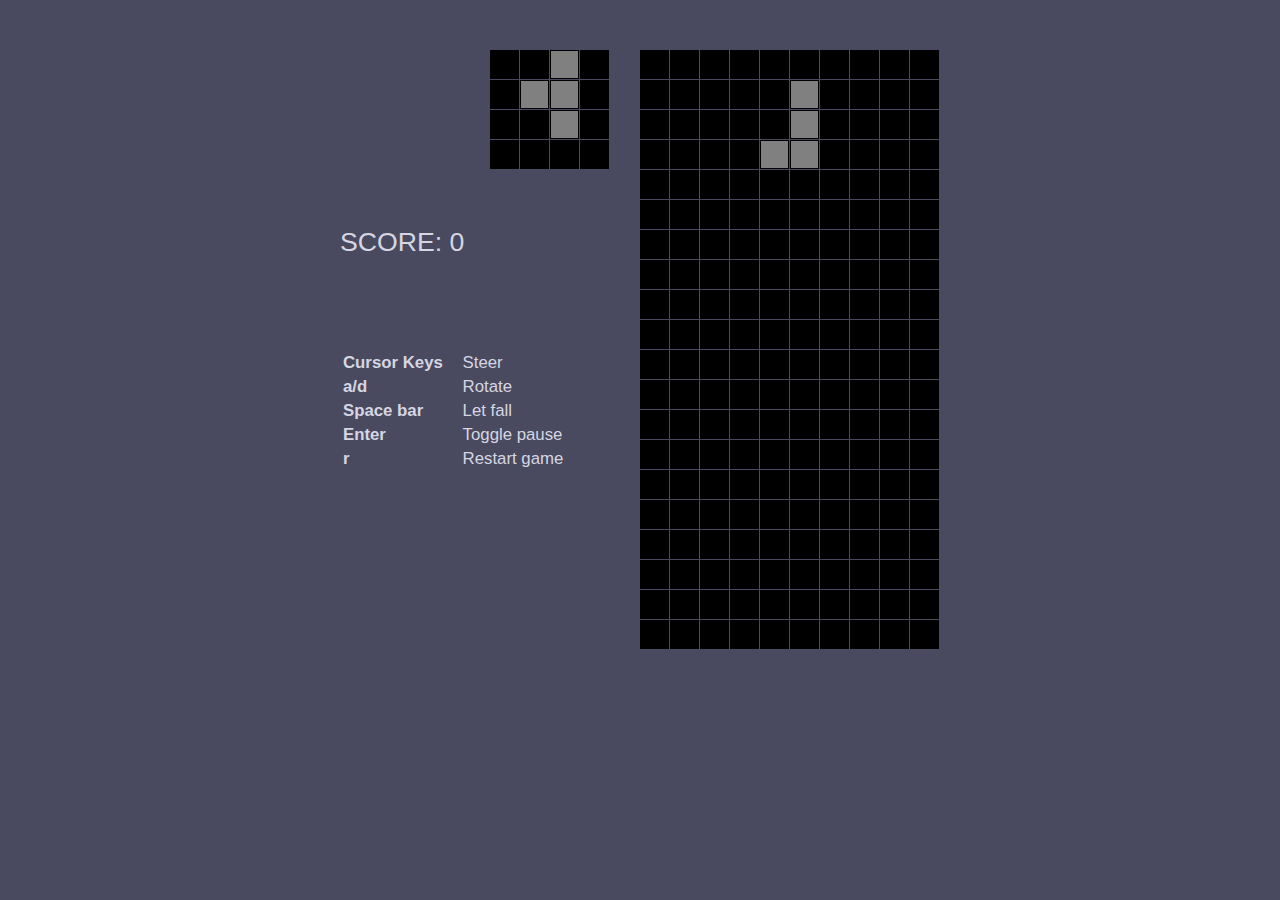
<file: 10.俄罗斯方块/index.html>
<!DOCTYPE html>
<html lang="zh">
<head>
<meta charset="UTF-8">
<meta http-equiv="X-UA-Compatible" content="IE=edge,chrome=1"> 
<meta name="viewport" content="width=device-width, initial-scale=1.0">
<title>js制作经典俄罗斯方块游戏代码</title>

<link rel="stylesheet" type="text/css" href="css/style.css">
<link rel="stylesheet" type="text/css" href="css/tetris.css">

<script src="js/tetris.js"></script>

</head>

<body onLoad="tetris_run(document.body)">


</body>
</html>
</file>
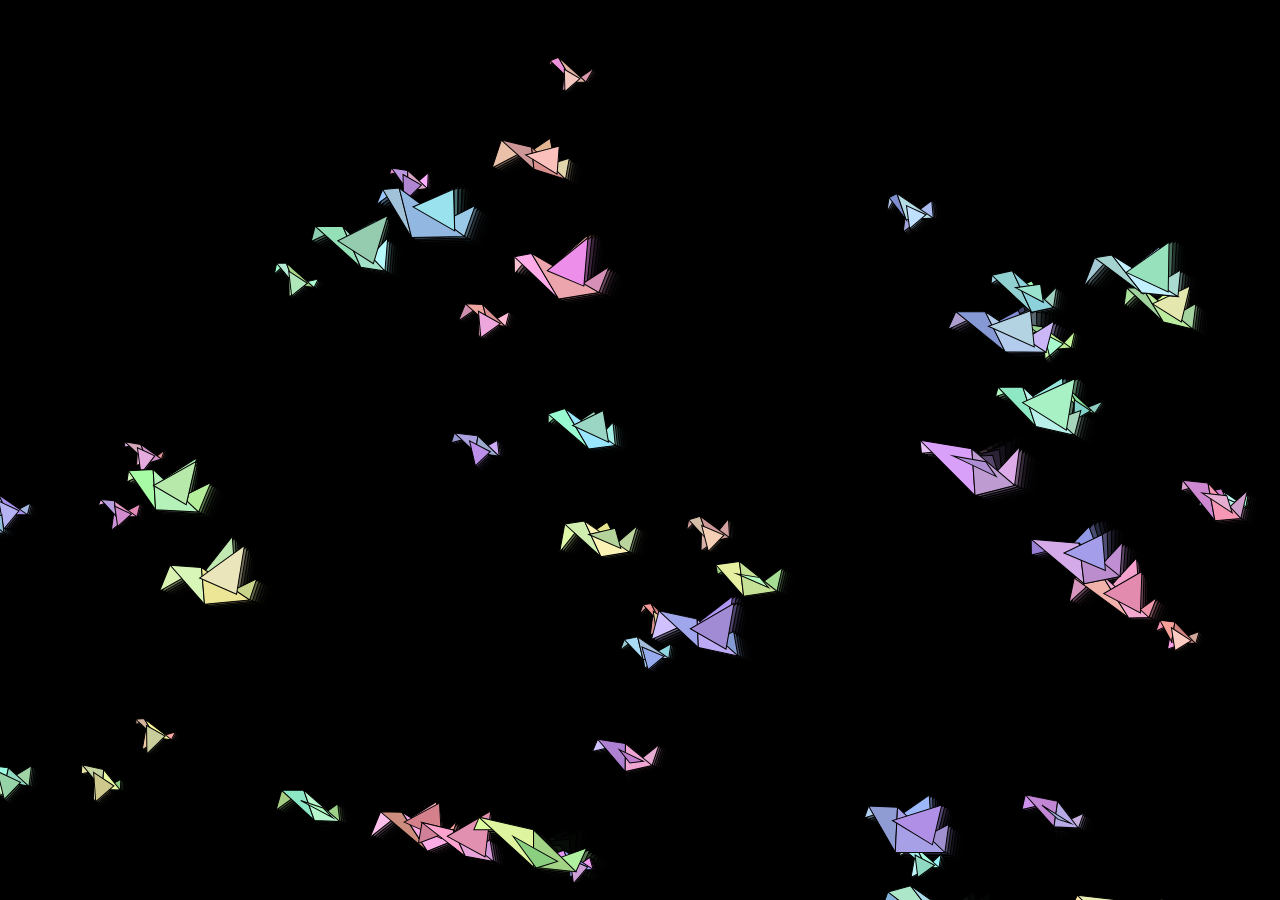
<file: 12.千纸鹤/index.html>
﻿<!DOCTYPE html>
<html lang="en" >
<head>
<meta charset="UTF-8">
<title>HTML5 Canvas千纸鹤动画特效</title>

<link rel="stylesheet" href="css/style.css">

</head>
<body>

<div id="controls"></div>

<script src='js/p5.min.js'></script>
<script src="js/index.js"></script>

</body>
</html>
</file>
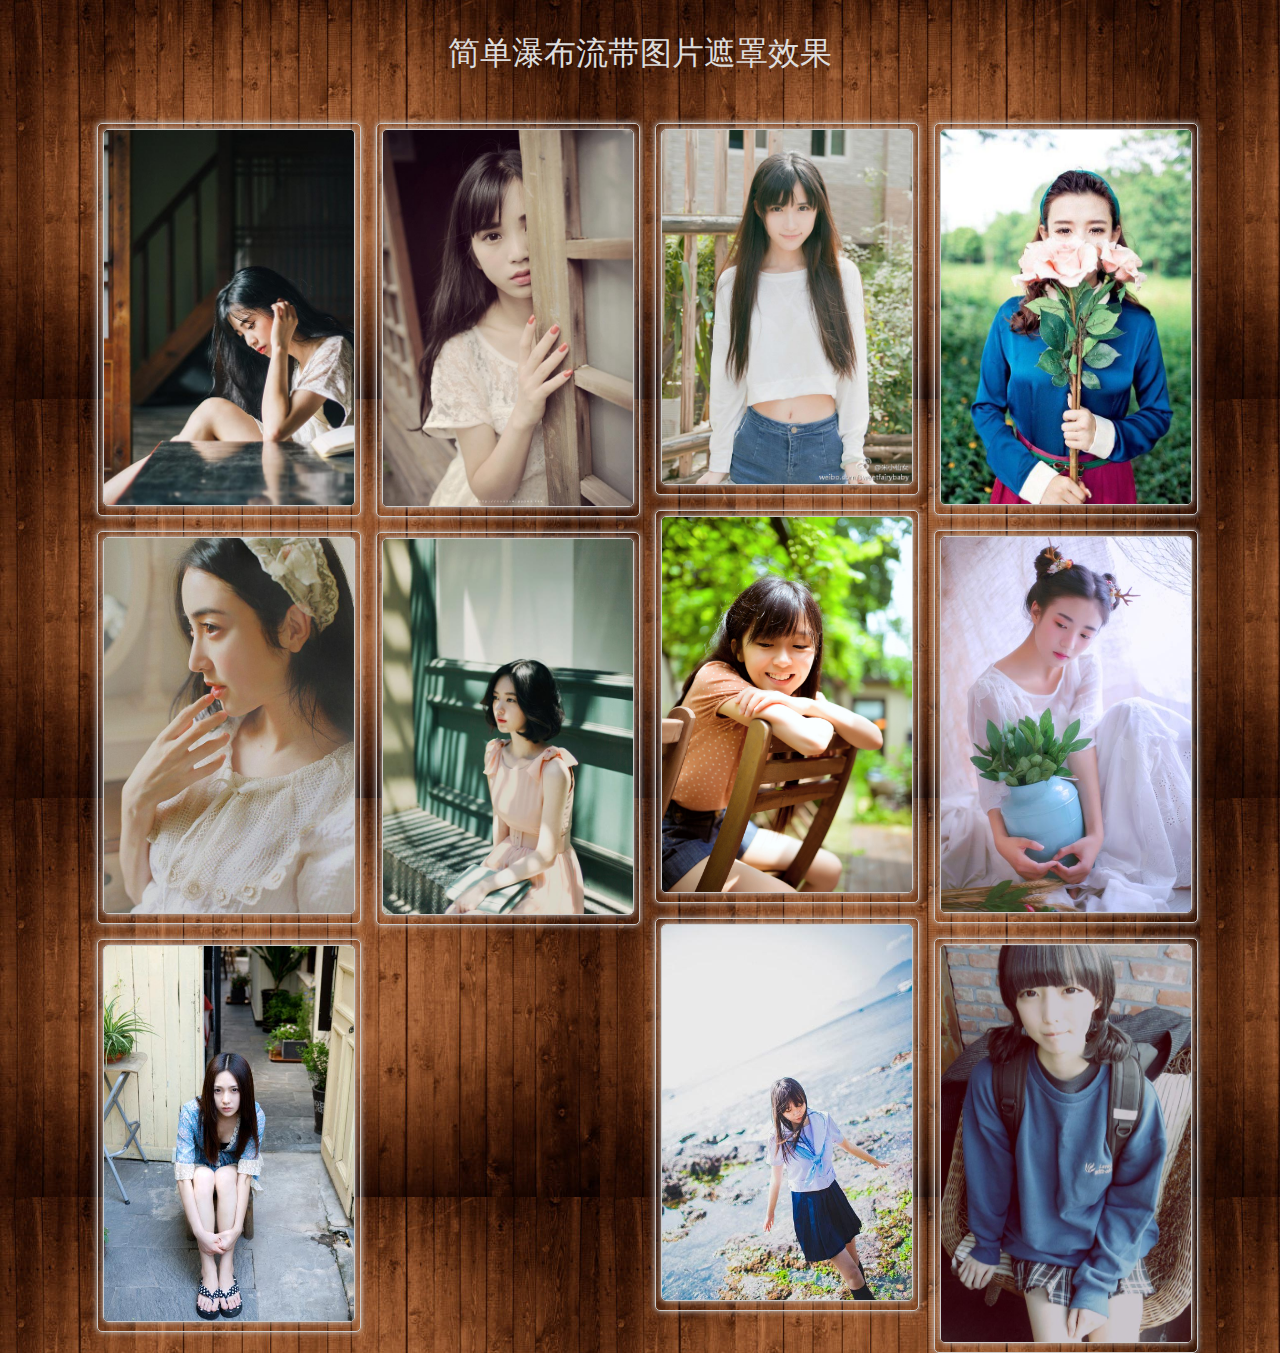
<file: 13.原生js简单瀑布流/index.html>
<!DOCTYPE html>
<html lang="en">
<head>
	<meta charset="UTF-8">
	<title>瀑布流特效</title>
	<link rel="stylesheet" href="styles/index.css">
	<script src="scripts/waterfall.js"></script>
</head>
<body>
            <p id="na">简单瀑布流带图片遮罩效果</p>
	<div id="main">
                    <div id="glass">
                        <div id="glass_text"><p>Angels</p></div>
                    </div>
		<div class="pin">
			<div class="box">
				<img src="images/0.jpg" alt="">
			</div>
		</div>
		<div class="pin">
			<div class="box">
				<img src="images/1.jpg" alt="">
			</div>
		</div>
		<div class="pin">
			<div class="box">
				<img src="images/2.jpg" alt="">
			</div>
		</div>
		<div class="pin">
			<div class="box">
				<img src="images/3.jpg" alt="">
			</div>
		</div>
		<div class="pin">
			<div class="box">
				<img src="images/4.jpg" alt="">
			</div>
		</div>
		<div class="pin">
			<div class="box">
				<img src="images/5.jpg" alt="">
			</div>
		</div>
		<div class="pin">
			<div class="box">
				<img src="images/6.jpg" alt="">
			</div>
		</div>
		<div class="pin">
			<div class="box">
				<img src="images/7.jpg" alt="">
			</div>
		</div>
		<div class="pin">
        <div class="box">
            <img src="images/8.jpg"/>
        </div>
    </div>
    <div class="pin">
        <div class="box">
            <img src="images/9.jpg"/>
        </div>
    </div>
    <div class="pin">
        <div class="box">
            <img src="images/10.jpg"/>
        </div>
    </div>
    
	</div>
</body>
</html>
</file>
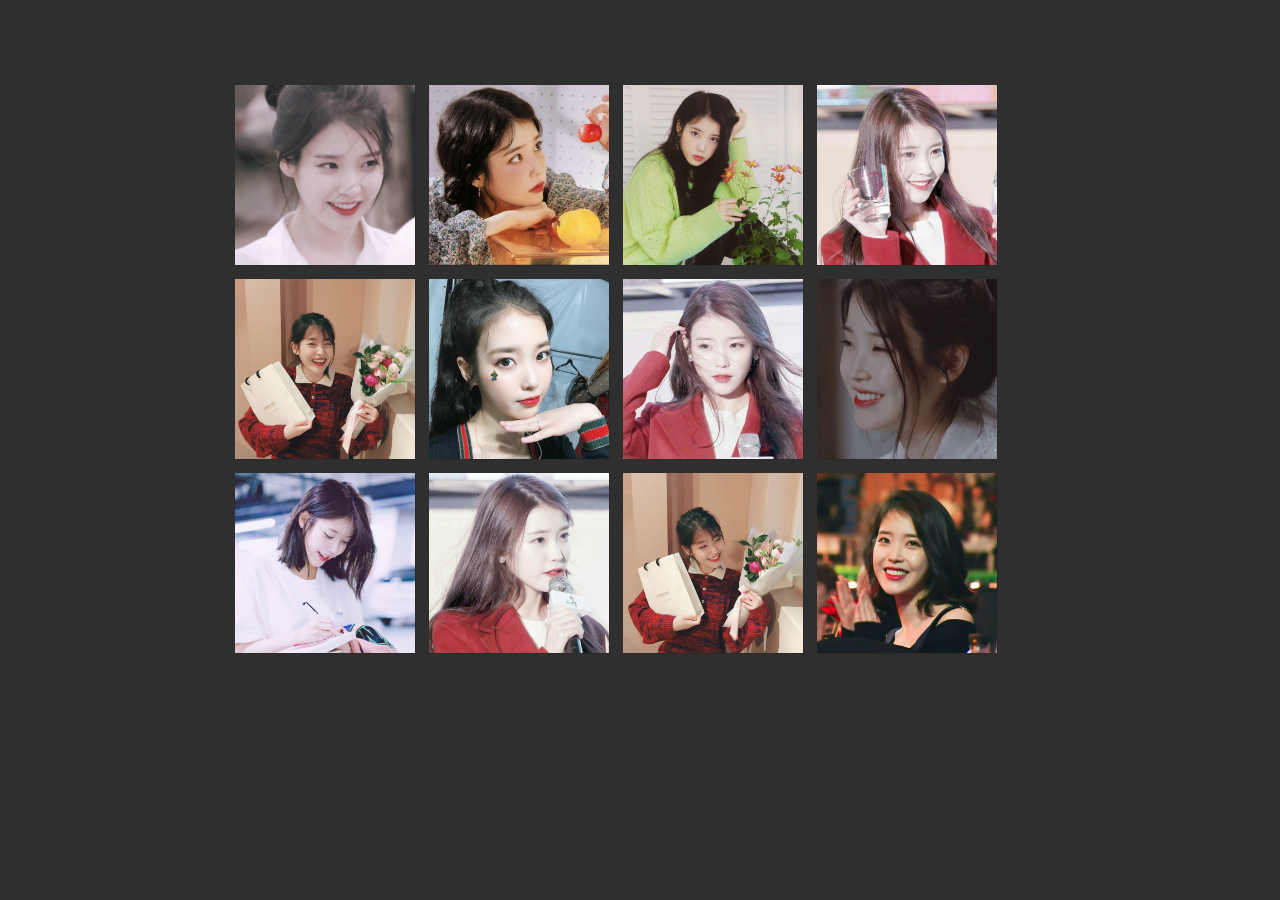
<file: 14.翻页相册/index.html>
﻿<!DOCTYPE html>
<html lang="en">
<head>
    <meta charset="UTF-8">
    <meta name="viewport" content="width=device-width, initial-scale=1.0">
    <meta http-equiv="X-UA-Compatible" content="ie=edge">
    <title>Pictures</title>
    <link rel="stylesheet" href="css/demo.css">
</head>

<body>
    <div class="wrapper">
        <ul>
            <li>
                <div class='picBox'>
                    <div class='show'>
                        <img height='180px' width='180px' src='img/pic1.png'>
                    </div>
                    <div class='hide'>
                        <h3>
                           我❥
                        </h3>
                    </div>
                </div>
            </li>
            <li>
                <div class='picBox'>
                    <div class='show'>
                        <img height='180px' width='180px' src='img/pic2.png'>
                    </div>
                    <div class='hide'>
                        <h3>
							好❥
                        </h3>
                    </div>
                </div>
            </li>
            <li>
                <div class='picBox'>
                    <div class='show'>
                        <img height='180px' width='180px' src='img/pic3.png'>
                    </div>
                    <div class='hide'>
                        <h3>
                           喜❥
                        </h3>
                    </div>
                </div>
            </li>
            <li>
                <div class='picBox'>
                    <div class='show'>
                        <image height='180px' width='180px' src='img/pic4.png'></image>
                    </div>
                    <div class='hide'>
                        <h3>
                           欢❥
                        </h3>
                    </div>
                </div>
            </li>
            <li>
                <div class='picBox'>
                    <div class='show'>
                        <image height='180px' width='180px' src='img/pic2-1.png'></image>
                    </div>
                    <div class='hide'>
                        <h3>
                            你❥
                        </h3>
                    </div>
                </div>
            </li>
            <li>
                <div class='picBox'>
                    <div class='show'>
                        <image height='180px' width='180px' src='img/pic2-2.png'></image>
                    </div>
                    <div class='hide'>
                        <h3>
                            跟❥
                        </h3>
                    </div>
                </div>
            </li>
            <li>
                <div class='picBox'>
                    <div class='show'>
                        <image height='180px' width='180px' src='img/pic2-3.png'></image>
                    </div>
                    <div class='hide'>
                        <h3>
                           我❥
                        </h3>
                    </div>
                </div>
            </li>
            <li>
                <div class='picBox'>
                    <div class='show'>
                        <image height='180px' width='180px' src='img/pic2-4.png'></image>
                    </div>
                    <div class='hide'>
                        <h3>
                          在❥
                        </h3>
                    </div>
                </div>
            </li>
            <li>
                <div class='picBox'>
                    <div class='show'>
                        <image height='180px' width='180px' src='img/pic3-1.png'></image>
                    </div>
                    <div class='hide'>
                        <h3>
                            一❥
                        </h3>
                    </div>
                </div>
            </li>
            <li>
                <div class='picBox'>
                    <div class='show'>
                        <image height='180px' width='180px' src='img/pic3-2.png'></image>
                    </div>
                    <div class='hide'>
                        <h3>
                            起❥
                        </h3>
                    </div>
                </div>
            </li>
            <li>
                <div class='picBox'>
                    <div class='show'>
                        <image height='180px' width='180px' src='img/pic3-3.png'></image>
                    </div>
                    <div class='hide'>
                        <h3>
                           好❥
                        </h3>
                    </div>
                </div>
            </li>
            <li>
                <div class='picBox'>
                    <div class='show'>
                        <image height='180px' width='180px' src='img/pic3-4.png'></image>
                    </div>
                    <div class='hide'>
                        <h3>
                            吗❥
                        </h3>
                    </div>
                </div>
            </li>
        </ul>
    </div>
	
    <script src="js/jquery.min.js"></script>
    <script src="js/demo.js"></script>
	
</body>
</html>
</file>
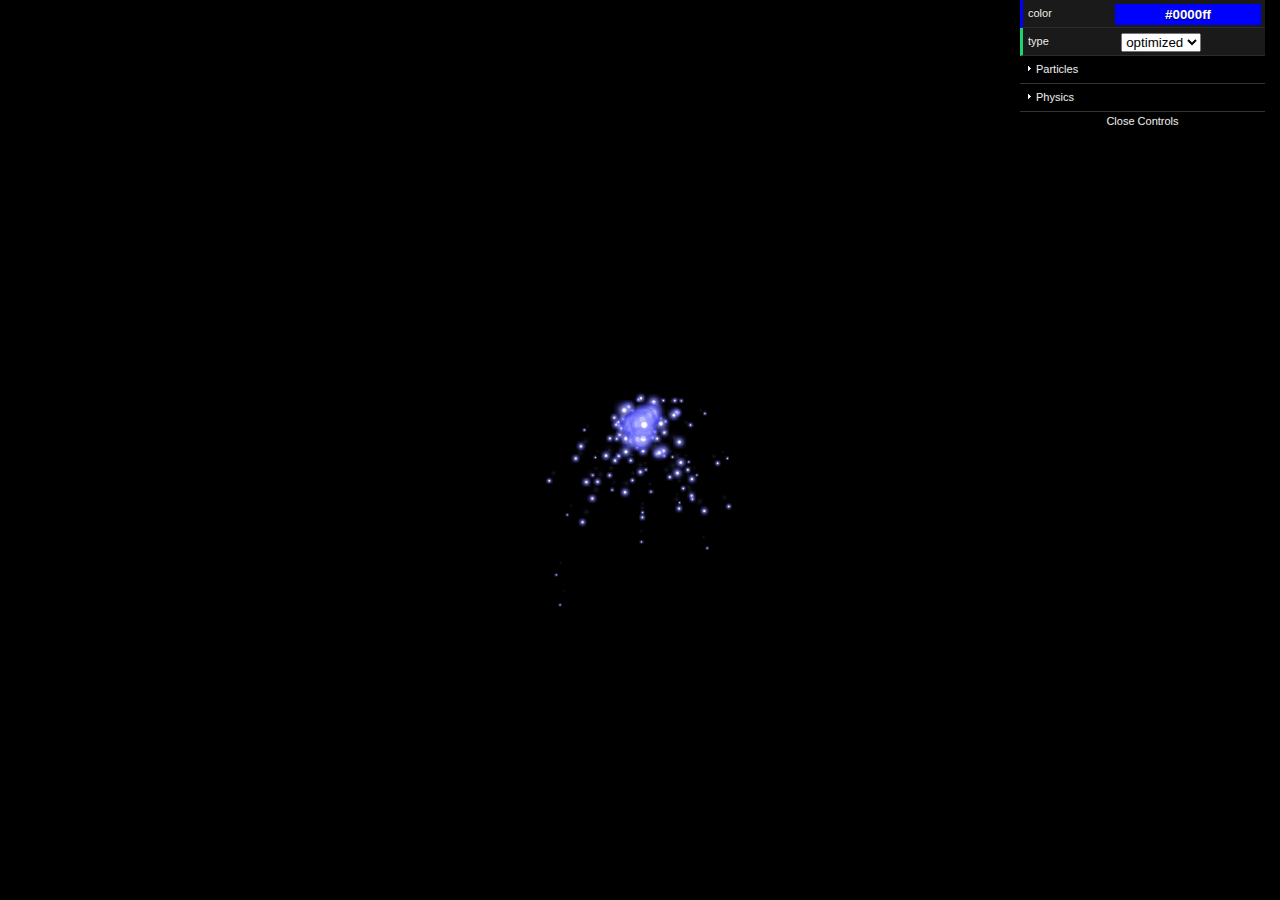
<file: 15.鼠标粒子特效/index.html>
<!doctype html>
<html>
<head>
<meta charset="utf-8">
<title>粒子引擎</title>

</head>
<body>

<script src="js/dat.gui.min.js"></script>

<div></div>

<script>
const { round, random, PI } = Math;

// Vector2
////////////////////////////////////
class Vector2 {
  constructor(x = 0, y = 0) {
    this.x = x;
    this.y = y;
  }
  set(x, y) {this.x = x;this.y = y;}
  add(v) {this.x += v.x;this.y += v.y;}
  sub(v) {this.x -= v.x;this.y -= v.y;}
  mult(v) {this.x *= v.x;this.y *= v.y;}}


// Setup
////////////////////////////////////
let setup = {
  color: [0, 0, 255],
  mousePosition: true,
  size: 5,
  sizeReduction: .2,
  density: 20,
  trailOpacity: 0.1,
  gravity: .5,
  velocityX: 5,
  velocityY: 5,
  maximumLife: 50,
  probability: 30,
  walls: true,
  bounceX: 0.2,
  bounceY: 0.2,
  sideBounceX: 1,
  windX: 0,
  windY: 0,
  type: 'optimized' };


// Canvas
////////////////////////////////////
const canvas = document.createElement("canvas");
const ctx = canvas.getContext('2d');
const body = document.body;
const margin = 55;

canvas.style.display = "block";
body.style.backgroundColor = "black";
body.style.margin = 0;
body.appendChild(canvas);

let width = canvas.width = window.innerWidth;
let height = canvas.height = window.innerHeight - margin;

// Canvas 2
////////////////////////////////////
const canvas2 = document.createElement("canvas");
const ctx2 = canvas2.getContext('2d');
canvas2.height = canvas2.width = 150;

// Particles
////////////////////////////////////
let particles = [];
let particleIndex = 0;
const wind = new Vector2(setup.windX, setup.windY);
class Particle {
  constructor() {
    this.position = new Vector2(mouse.x, mouse.y);
    this.velocity = new Vector2(random() * (setup.velocityX * 2) - setup.velocityX, random() * (setup.velocityY * 2) - setup.velocityY);
    this.color = setup.color;
    this.size = this.size2 = 1;
    this.life = 0;
    this.id = particleIndex++;
    particles[this.id] = this;
  }
  update() {
    this.life++;
    if (this.life >= setup.maximumLife) {
      delete particles[this.id];
    } else {
      this.velocity.sub(wind);
      this.position.add(this.velocity);
      this.bounce();
      this.velocity.y += setup.gravity;

      if (setup.type == "optimized") {
        if (this.id & 1) {
          this.size += setup.sizeReduction;
          const fsize = setup.size / this.size * 7;
          ctx.drawImage(image, this.position.x - fsize / 2, this.position.y - fsize / 2, fsize, fsize);
        } else {
          this.size2 += setup.sizeReduction * 2;
          const fsize = setup.size / this.size2 * 7;
          ctx.drawImage(image, this.position.x - fsize / 2, this.position.y, fsize, fsize);
        }
      } else if (setup.type == "realistic") {
        if (this.id & 1) {
          this.size += setup.sizeReduction;
          this.realisticShape(this.position.x, this.position.y, setup.size / this.size);
        } else {
          this.size2 += setup.sizeReduction * 2;
          this.realisticShape(this.position.x, this.position.y, setup.size / this.size2);
        }
      } else {
        if (this.id & 1) {
          this.size += setup.sizeReduction;
          this.basicShape(this.position.x, this.position.y, setup.size / this.size);
        } else {
          this.size2 += setup.sizeReduction * 2;
          this.basicShape(this.position.x, this.position.y, setup.size / this.size2);
        }
      }
    }
  }
  bounce() {
    if (setup.walls) {
      if (this.position.y + setup.size >= height) {
        this.velocity.y *= -setup.bounceY;
        this.velocity.x *= setup.bounceX;
        this.position.y = height - setup.size;
      } else if (this.position.y + setup.size <= 0) {
        this.velocity.y *= -setup.bounceY;
        this.velocity.x *= setup.bounceX;
        this.position.y = setup.size;
      } else if (this.position.x - setup.size <= 0) {
        this.velocity.x *= -setup.sideBounceX;
        this.x = setup.size;
      } else if (this.position.x + setup.size >= width) {
        this.velocity.x *= -setup.sideBounceX;
        this.x = width - setup.size;
      }
    }
  }
  optimizedShape(x, y, radius) {
    const innerRadius = 0.5 * radius;
    const outerRadius = 3 * radius;

    ctx2.beginPath();
    ctx2.fillStyle = `rgba(${this.color},.1)`;
    ctx2.arc(x, y, radius * 4, 0, Math.PI * 2, true);
    ctx2.closePath();
    ctx2.fill();

    ctx2.shadowColor = "white";
    ctx2.shadowBlur = 55;
    ctx2.fill();

    ctx2.beginPath();
    ctx2.fillStyle = `rgba(${this.color},.1)`;
    ctx2.arc(x, y, radius * 2.1, 0, Math.PI * 2, true);
    ctx2.closePath();
    ctx2.fill();

    ctx2.shadowColor = "white";
    ctx2.shadowBlur = 40;
    ctx2.fill();

    ctx2.beginPath();
    ctx2.fillStyle = `rgba(${this.color},.2)`;
    ctx2.arc(x, y, radius * 1.4, 0, Math.PI * 2, true);
    ctx2.closePath();
    ctx2.fill();

    const gradient = ctx2.createRadialGradient(x, y, innerRadius, x, y, outerRadius);
    gradient.addColorStop(0, 'rgb(255, 255, 255)');
    gradient.addColorStop(1, `rgb(${this.color})`);

    ctx2.beginPath();
    ctx2.fillStyle = gradient;
    ctx2.arc(x, y, radius, 0, Math.PI * 2);
    ctx2.closePath();
    ctx2.fill();

    ctx2.shadowColor = "white";
    ctx2.shadowBlur = 55;
    ctx2.fill();
  }
  realisticShape(x, y, radius) {
    const innerRadius = 0.5 * radius;
    const outerRadius = 1.6 * radius;

    ctx.beginPath();
    ctx.fillStyle = `rgba(${this.color},.1)`;
    ctx.arc(x, y, radius * 4, 0, PI * 2, true);
    ctx.closePath();
    ctx.fill();

    ctx.beginPath();
    ctx.fillStyle = `rgba(${this.color},.2)`;
    ctx.arc(x, y, radius * 2.1, 0, PI * 2, true);
    ctx.closePath();
    ctx.fill();

    ctx.beginPath();
    ctx.fillStyle = `rgba(${this.color},.2)`;
    ctx.arc(x, y, radius * 1.4, 0, PI * 2, true);
    ctx.closePath();
    ctx.fill();

    const gradient = ctx.createRadialGradient(x, y, innerRadius, x, y, outerRadius);
    gradient.addColorStop(0, 'rgb(255, 255, 255)');
    gradient.addColorStop(1, `rgb(${this.color})`);

    ctx.beginPath();
    ctx.fillStyle = gradient;
    ctx.arc(x, y, radius, 0, PI * 2);
    ctx.closePath();
    ctx.fill();

    ctx.shadowColor = "white";
    ctx.shadowBlur = 5;
  }
  basicShape(x, y, radius) {
    const innerRadius = 0.5 * radius;
    const outerRadius = 1.6 * radius;

    ctx.beginPath();
    ctx.fillStyle = `rgba(${this.color},1)`;
    ctx.arc(x, y, radius, 0, PI * 2);
    ctx.closePath();
    ctx.fill();
  }}


// Events
////////////////////////////////////
let savePos = new Vector2(width / 2, height / 2);
let mouse = new Vector2(savePos.x, savePos.y);

canvas.addEventListener('mousemove', function (e) {
  if (setup.mousePosition) {
    mouse.set(e.clientX, e.clientY);
  }
}, false);

canvas.addEventListener('mouseout', function (e) {
  mouse.set(savePos.x, savePos.y);
}, false);

canvas.addEventListener('click', function (e) {
  mouse.x = savePos.x = e.clientX;
  mouse.y = savePos.y = e.clientY;
}, false);

window.addEventListener('resize', function (e) {
  width = canvas.width = window.innerWidth;
  height = canvas.height = window.innerHeight - margin;
  mouse.x = savePos.x = width / 2;
  mouse.y = savePos.y = height / 2;
  console.log(mouse / 2);
}, false);

// Gui
////////////////////////////////////
function setRGB(array) {
  for (let i in array) {
    array[i] = round(array[i]);
  }
}

const gui = new dat.GUI();
gui.addColor(setup, 'color').onChange(function () {
  setRGB(setup.color);
  ctx2.clearRect(0, 0, canvas2.width, canvas2.height);
  optimizedParticle.color = setup.color;
  optimizedParticle.optimizedShape(canvas2.width / 2, canvas2.height / 2, 18);
  image.src = canvas2.toDataURL();
});
gui.add(setup, 'type', ['optimized', 'realistic', 'basic']);

const f1 = gui.addFolder('Particles');
f1.add(setup, 'mousePosition').name('mouse position');
f1.add(setup, 'size').step(1).min(1);
f1.add(setup, 'density').step(1).min(1);
f1.add(setup, 'maximumLife').name('life').step(1).min(1);
f1.add(setup, 'sizeReduction', 0, 1).name('size / life');
f1.add(setup, 'probability', 0, 100).name('spawn probability');
f1.add(setup, 'trailOpacity', 0, .8).name('trail opacity');

const f2 = gui.addFolder('Physics');
f2.add(setup, 'gravity', -5, 5);
f2.add(setup, 'velocityX', -50, 50);
f2.add(setup, 'velocityY', -50, 50);
f2.add(setup, 'windX', -5, 5).step(0.05).onChange(function () {wind.set(setup.windX, setup.windY);});
f2.add(setup, 'windY', -5, 5).step(0.1).onChange(function () {wind.set(setup.windX, setup.windY);});
f2.add(setup, 'walls').name('bounce');
f2.add(setup, 'bounceX', 0, 2);
f2.add(setup, 'bounceY', 0, 2);
f2.add(setup, 'sideBounceX', 0, 2).name('side bounceX');

// Optimized particle
////////////////////////////////////
const optimizedParticle = new Particle();
const image = new Image();
optimizedParticle.optimizedShape(canvas2.width / 2, canvas2.height / 2, 18);
image.src = canvas2.toDataURL();

// Update
////////////////////////////////////
function update() {
  for (let i = 0; i < setup.density; i++) {
    if (random() > -(setup.probability - 100) * 0.01) {
      new Particle();
    }
  }
  for (let i in particles) {
    particles[i].update();
  }
}

// Render
////////////////////////////////////
const fps = 40;
function render() {
  setTimeout(function () {
    requestAnimationFrame(render);
    ctx.shadowColor = "transparent";
    ctx.fillStyle = `rgba(0,0,0, ${-(setup.trailOpacity - 1)})`;
    ctx.fillRect(0, 0, width, height);
    update();
  }, 1000 / fps);
}
window.onload = render();</script>

</body>
</html>
</file>
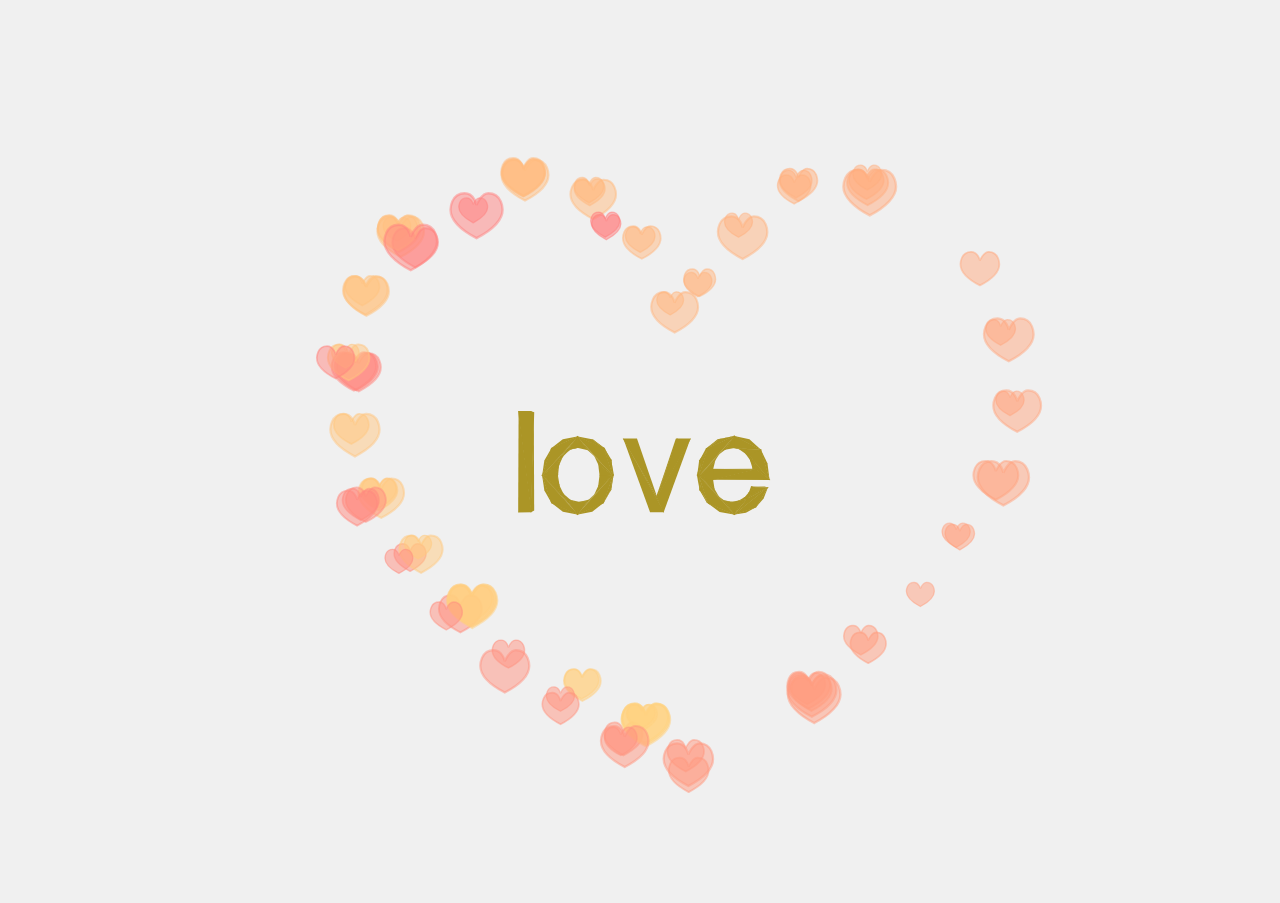
<file: 16.爱心/index.html>
﻿<!DOCTYPE html>
<html lang="en">
    <head>
        <title>爱心</title>
        <meta charset="utf-8">
        <meta name="viewport" content="width=device-width, user-scalable=no, minimum-scale=1.0, maximum-scale=1.0">
        <style>
            body {
                font-family: Monospace;
                background-color: #f0f0f0;
                margin: 0px;
                overflow: hidden;
            }
        </style>
    </head>
    <body>


        <script src="js/nb.js"></script>

        <script src="js/Projector.js"></script>
        <script src="js/CanvasRenderer.js"></script>

        <script src="js/tween.min.js"></script>
        <script src="js/Sparks.js"></script>

        <!-- load the font file from canvas-text -->

        <script src="js/helvetiker_regular.typeface.js"></script>


        <script>

            var container;

            var camera, scene, renderer;

            var group, text, plane;

            var targetRotation = 0;
            var targetRotationOnMouseDown = 0;

            var mouseX = 0;
            var mouseXOnMouseDown = 0;

            var windowHalfX = window.innerWidth / 2;
            var windowHalfY = window.innerHeight / 2;

            var heartShape, particleCloud, sparksEmitter, emitterPos;
            var _rotation = 0;
            var timeOnShapePath = 0;

            init();
            animate();

            function init() {

                container = document.createElement('div');
                document.body.appendChild(container);


                //相机
                camera = new THREE.PerspectiveCamera(50, window.innerWidth / window.innerHeight, 1, 1000);
                camera.position.set(0, 150, 800);

                //场景
                scene = new THREE.Scene();

                group = new THREE.Group();
                scene.add(group);

                // Get text from hash

                var string = "love";
                var hash = document.location.hash.substr(1);

                if (hash.length !== 0) {

                    string = hash;

                }

                var text3d = new THREE.TextGeometry(string, {
                    size: 80,
                    height: 20,
                    curveSegments: 2,
                    font: "helvetiker"

                });

                text3d.computeBoundingBox();
                var centerOffset = -0.5 * (text3d.boundingBox.max.x - text3d.boundingBox.min.x);

                var textMaterial = new THREE.MeshBasicMaterial({color: Math.random() * 0xffffff, overdraw: 0.5});

                text = new THREE.Mesh(text3d, textMaterial);

                // Potentially, we can extract the vertices or faces of the text to generate particles too.
                // Geo > Vertices > Position

                text.position.x = centerOffset;
                text.position.y = 100;
                text.position.z = 0;

                text.rotation.x = 0;
                text.rotation.y = Math.PI * 2;

                group.add(text);


                particleCloud = new THREE.Object3D(); // Just a group
                particleCloud.y = 800;
                group.add(particleCloud);

                // Create Particle Systems

                // Heart

                var x = 0, y = 0;

                heartShape = new THREE.Shape();

                heartShape.moveTo(x + 25, y + 25);
                heartShape.bezierCurveTo(x + 25, y + 25, x + 20, y, x, y);
                heartShape.bezierCurveTo(x - 30, y, x - 30, y + 35, x - 30, y + 35);
                heartShape.bezierCurveTo(x - 30, y + 55, x - 10, y + 77, x + 25, y + 95);
                heartShape.bezierCurveTo(x + 60, y + 77, x + 80, y + 55, x + 80, y + 35);
                heartShape.bezierCurveTo(x + 80, y + 35, x + 80, y, x + 50, y);
                heartShape.bezierCurveTo(x + 35, y, x + 25, y + 25, x + 25, y + 25);

                var hue = 0;

                var hearts = function(context) {

                    context.globalAlpha = 0.5;
                    var x = 0, y = 0;
                    context.scale(0.05, -0.05); // Scale so canvas render can redraw within bounds
                    context.beginPath();
                    // From http://blog.burlock.org/html5/130-paths
                    context.bezierCurveTo(x + 2.5, y + 2.5, x + 2.0, y, x, y);
                    context.bezierCurveTo(x - 3.0, y, x - 3.0, y + 3.5, x - 3.0, y + 3.5);
                    context.bezierCurveTo(x - 3.0, y + 5.5, x - 1.0, y + 7.7, x + 2.5, y + 9.5);
                    context.bezierCurveTo(x + 6.0, y + 7.7, x + 8.0, y + 5.5, x + 8.0, y + 3.5);
                    context.bezierCurveTo(x + 8.0, y + 3.5, x + 8.0, y, x + 5.0, y);
                    context.bezierCurveTo(x + 3.5, y, x + 2.5, y + 2.5, x + 2.5, y + 2.5);
                    context.fill();
                    context.lineWidth = 0.5; //0.05
                    context.stroke();

                }

                var setTargetParticle = function() {

                    var material = new THREE.SpriteCanvasMaterial({
                        program: hearts
                    });

                    material.color.setHSL(hue, 1, 0.75);
                    hue += 0.001;
                    if (hue > 1)
                        hue -= 1;

                    particle = new THREE.Sprite(material);

                    particle.scale.x = particle.scale.y = Math.random() * 40 + 40;
                    particleCloud.add(particle);

                    return particle;

                };

                var onParticleCreated = function(p) {

                    p.target.position.copy(p.position);

                };

                var onParticleDead = function(particle) {

                    particle.target.visible = false;
                    particleCloud.remove(particle.target);

                };

                sparksEmitter = new SPARKS.Emitter(new SPARKS.SteadyCounter(160));

                emitterpos = new THREE.Vector3();

                sparksEmitter.addInitializer(new SPARKS.Position(new SPARKS.PointZone(emitterpos)));
                sparksEmitter.addInitializer(new SPARKS.Lifetime(0, 2));
                sparksEmitter.addInitializer(new SPARKS.Target(null, setTargetParticle));

                sparksEmitter.addInitializer(new SPARKS.Velocity(new SPARKS.PointZone(new THREE.Vector3(0, -50, 10))));

                // TOTRY Set velocity to move away from centroid

                sparksEmitter.addAction(new SPARKS.Age());
                //sparksEmitter.addAction(new SPARKS.Accelerate(0.2));
                sparksEmitter.addAction(new SPARKS.Move());
                sparksEmitter.addAction(new SPARKS.RandomDrift(50, 50, 2000));

                sparksEmitter.addCallback("created", onParticleCreated);
                sparksEmitter.addCallback("dead", onParticleDead);
                sparksEmitter.addCallback("updated", function(particle) {

                    particle.target.position.copy(particle.position);

                });

                sparksEmitter.start();

                // End Particles


                renderer = new THREE.CanvasRenderer();
                renderer.setClearColor(0xf0f0f0);
                renderer.setPixelRatio(window.devicePixelRatio);
                renderer.setSize(window.innerWidth, window.innerHeight);
                container.appendChild(renderer.domElement);

                document.addEventListener('mousedown', onDocumentMouseDown, false);
                document.addEventListener('touchstart', onDocumentTouchStart, false);
                document.addEventListener('touchmove', onDocumentTouchMove, false);

                //

                window.addEventListener('resize', onWindowResize, false);

            }

            function onWindowResize() {

                windowHalfX = window.innerWidth / 2;
                windowHalfY = window.innerHeight / 2;

                camera.aspect = window.innerWidth / window.innerHeight;
                camera.updateProjectionMatrix();

                renderer.setSize(window.innerWidth, window.innerHeight);

            }

            //

            document.addEventListener('mousemove', onDocumentMouseMove, false);

            function onDocumentMouseDown(event) {

                event.preventDefault();

                mouseXOnMouseDown = event.clientX - windowHalfX;
                targetRotationOnMouseDown = targetRotation;

                if (sparksEmitter.isRunning()) {

                    sparksEmitter.stop();

                } else {

                    sparksEmitter.start();

                }

            }

            function onDocumentMouseMove(event) {

                mouseX = event.clientX - windowHalfX;

                targetRotation = targetRotationOnMouseDown + (mouseX - mouseXOnMouseDown) * 0.02;

            }

            function onDocumentTouchStart(event) {

                if (event.touches.length == 1) {

                    event.preventDefault();

                    mouseXOnMouseDown = event.touches[ 0 ].pageX - windowHalfX;
                    targetRotationOnMouseDown = targetRotation;

                }

            }

            function onDocumentTouchMove(event) {

                if (event.touches.length == 1) {

                    event.preventDefault();

                    mouseX = event.touches[ 0 ].pageX - windowHalfX;
                    targetRotation = targetRotationOnMouseDown + (mouseX - mouseXOnMouseDown) * 0.05;

                }

            }

            //

            function animate() {//更新场景

                requestAnimationFrame(animate);

                render();

            }

            function render() {

                timeOnShapePath += 0.0337;

                if (timeOnShapePath > 1)
                    timeOnShapePath -= 1;

                // TODO Create a PointOnShape Action/Zone in the particle engine
                var pointOnShape = heartShape.getPointAt(timeOnShapePath);

                emitterpos.x = pointOnShape.x * 5 - 100;
                emitterpos.y = -pointOnShape.y * 5 + 400;

                // Pretty cool effect if you enable this
                // particleCloud.rotation.y += 0.05;

                group.rotation.y += (targetRotation - group.rotation.y) * 0.05;
                renderer.render(scene, camera);
            }

        </script>

    </body>
</html>
</file>
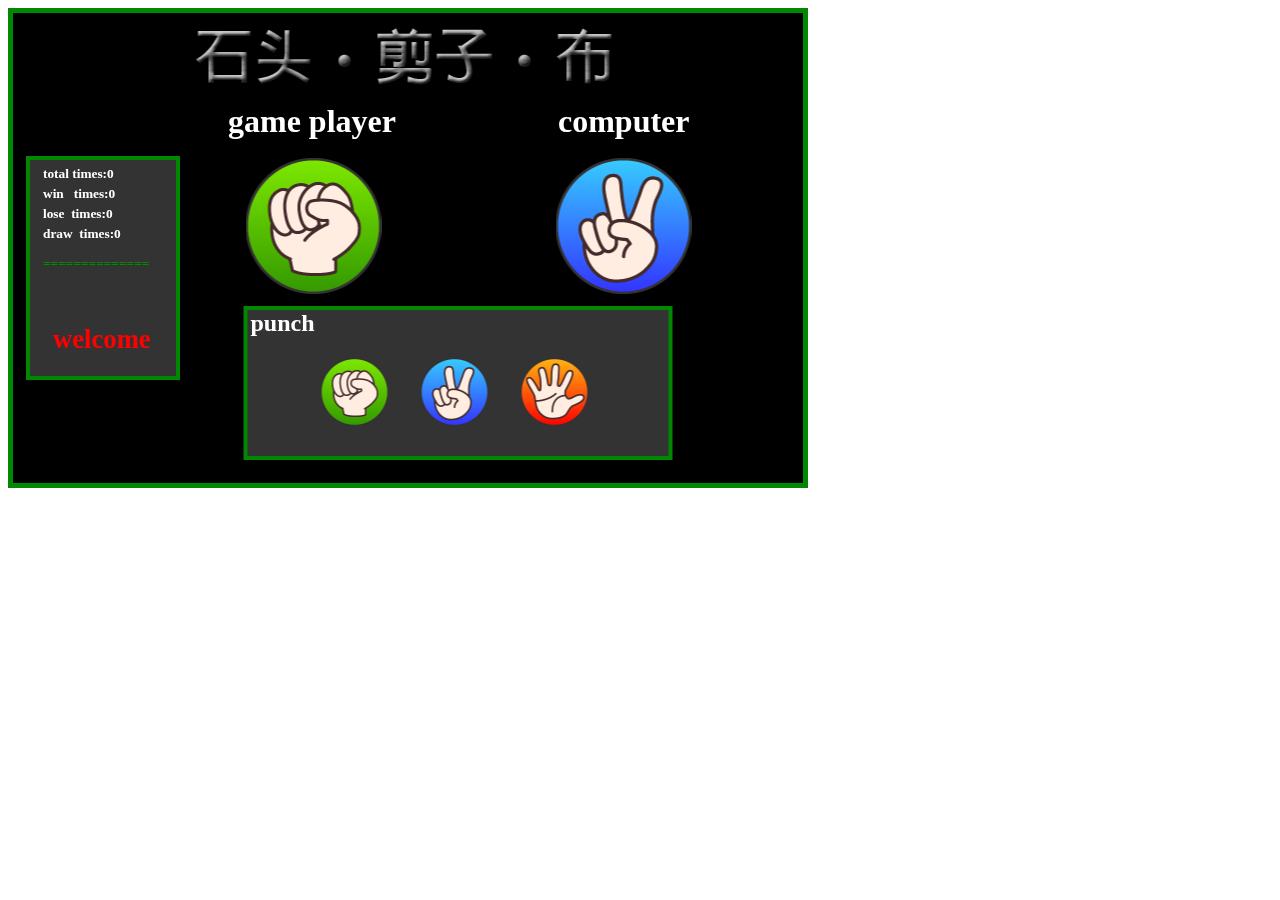
<file: 17.猜拳/index.html>
<!DOCTYPE html>
<html>
	<head>
		<script type="text/javascript" src="lufylegend-1.7.6.min.js"></script>
		<script type="text/javascript" src="Main.js"></script>
	</head>
	<body>
		<div id="mylegend"></div>
	</body>
</html>
</file>
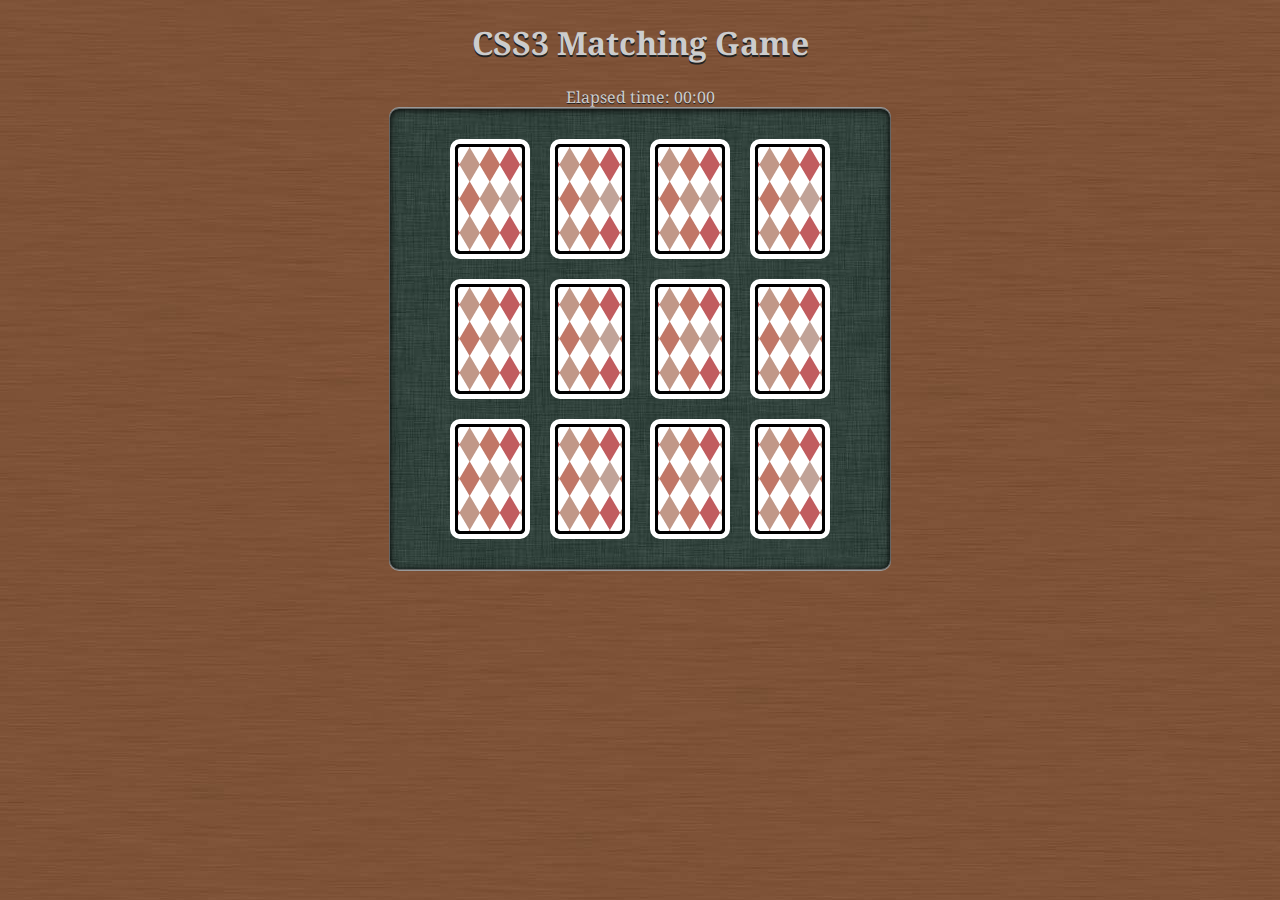
<file: 21.神经衰弱/index.html>
<!DOCTYPE html>
<html lang=en>
<head>
	<!--
	
	 CSS3 Card Games Example
	 http://gamedesign.cc/html5games/css3-matching-game/
	 
	 This is an example game for my coming book.
	 
	 Copyright 2011, Thomas Seng Hin Mak
	 makzan@gmail.com
	   
	 All Right Reserved.
	 
	-->
	
	<meta charset=utf-8>
	<title>CSS3 Matching Game</title>
	<link href='http://fonts.googleapis.com/css?family=Droid+Serif:regular,bold&subset=latin' rel='stylesheet' type='text/css'>
	<link href="http://fonts.googleapis.com/css?family=Orbitron:400,700" rel="stylesheet" type="text/css" >
	<link rel="stylesheet" href="css/matchgame.css" />
			
</head>
<body>
	<header>
		<h1>CSS3 Matching Game</h1>
	</header>
	
	<div id="timer">
		Elapsed time: <span id="elapsed-time">00:00</span>
	</div>
	<section id="game">		
		<div id="cards">			
			<div class="card">
				<div class="face front"></div>
				<div class="face back"></div>
			</div> <!-- .card -->						
		</div> <!-- #cards -->
	</section> <!-- #game -->
	
	<section id="popup" class="hide">
		<div id="popup-bg">
		</div>
		
		<div id="popup-box">
			<div class="ribbon hide">				
				<div class="ribbon-body">
					<span>New Record</span>
				</div>			
				<div class="triangle"></div>	
			</div>		
			<div id="popup-box-content">
				<h1>You Won!</h1>				
				<p>Your Score:</p>
				<p><span class='score'>13</span></p>
				
				<p><small>Last Score: <span class='last-score'>20</span><br>
				Saved on: <span class='saved-time'>13/4/2011 3:14pm</span></small></p>
			</div>
		</div>
	</section>

<script src="js/jquery-1.6.min.js"></script>
<script src="js/html5games.matchgame.js"></script>
</body>
</html>
</file>
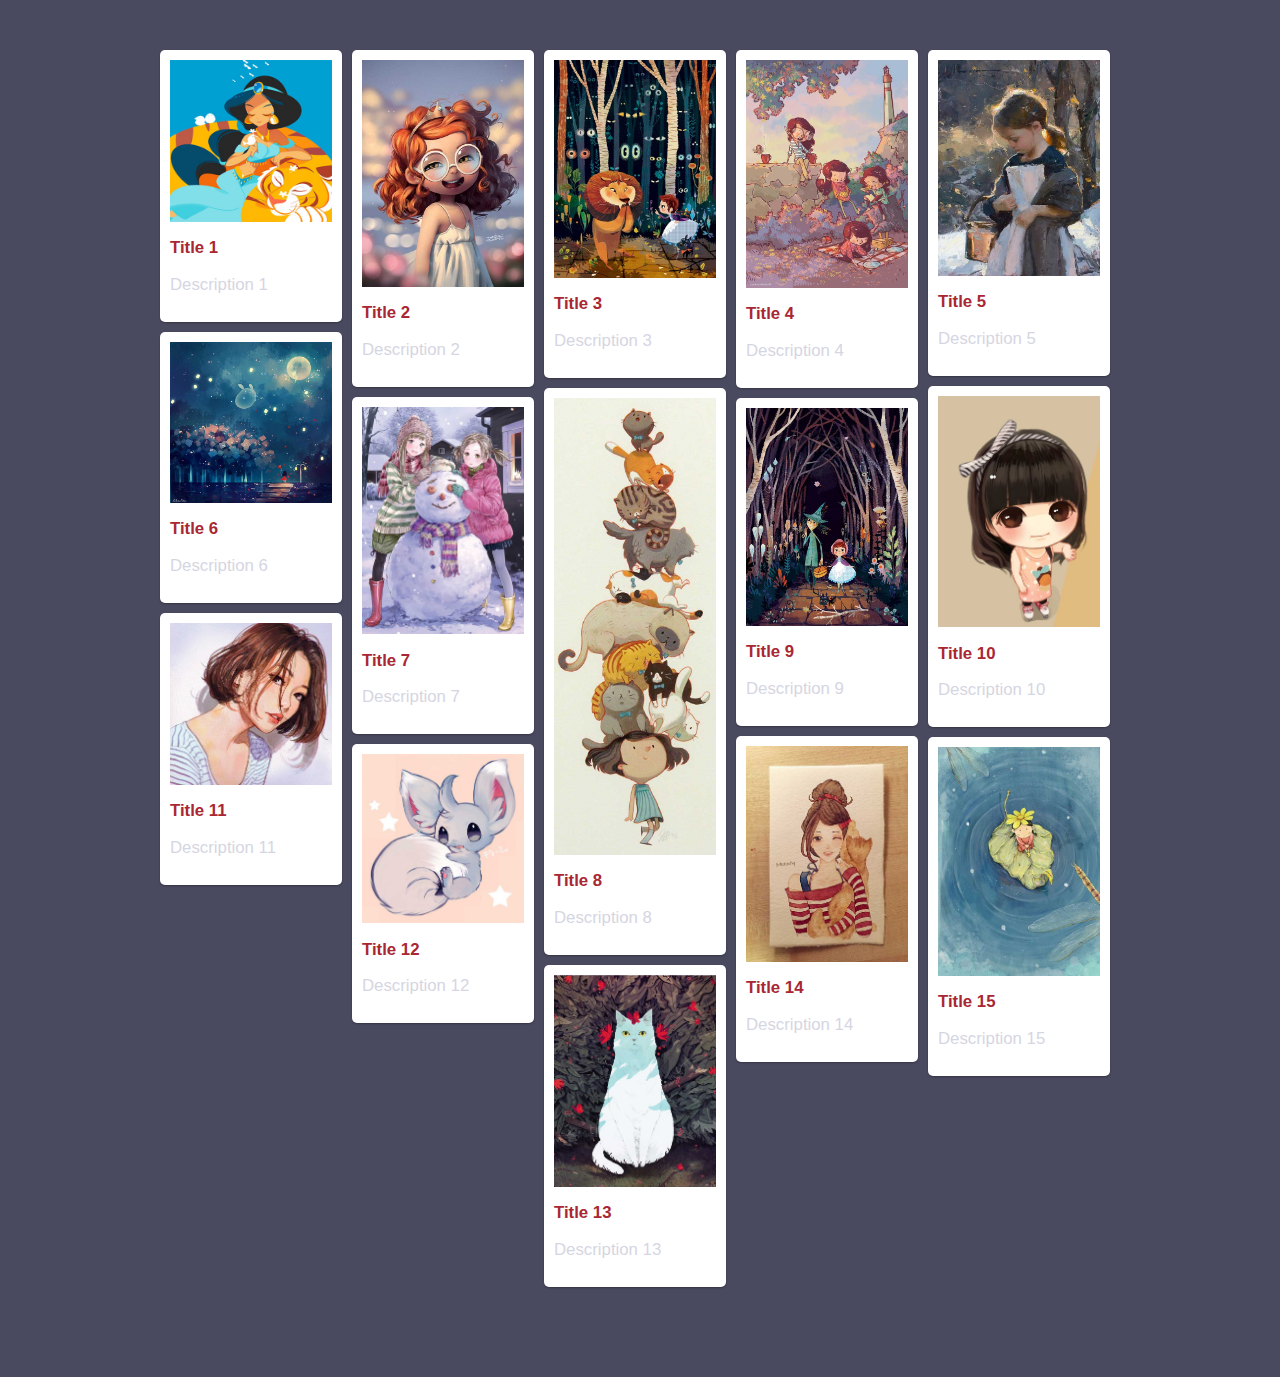
<file: 5.瀑布流/index.html>
<!DOCTYPE html>
<html lang="en">

<head>
    <meta charset="UTF-8">
    <meta http-equiv="X-UA-Compatible" content="IE=edge">
    <meta name="viewport" content="width=device-width, initial-scale=1.0">
    <title>Document</title>
    <link rel="stylesheet" href="css/normalize.css">
    <link rel="stylesheet" type="text/css" href="css/default.css">
    <style type="text/css">
        #gallery-wrapper {
            position: relative;
            max-width: 75%;
            width: 75%;
            margin: 50px auto;
        }
        
        img.thumb {
            width: 100%;
            max-width: 100%;
            height: auto;
        }
        
        .white-panel {
            position: absolute;
            background: white;
            border-radius: 5px;
            box-shadow: 0px 1px 2px rgba(0, 0, 0, 0.3);
            padding: 10px;
        }
        
        .white-panel h1 {
            font-size: 1em;
        }
        
        .white-panel h1 a {
            color: #A92733;
        }
        
        .white-panel:hover {
            box-shadow: 1px 1px 10px rgba(0, 0, 0, 0.5);
            margin-top: -5px;
            -webkit-transition: all 0.3s ease-in-out;
            -moz-transition: all 0.3s ease-in-out;
            -o-transition: all 0.3s ease-in-out;
            transition: all 0.3s ease-in-out;
        }
    </style>
</head>

<body>
    <section id="gallery-wrapper">
        <article class="white-panel">
            <img src="img/1.jpg" class="thumb">
            <h1><a href="#">Title 1</a></h1>
            <p>Description 1</p>
        </article>
        <article class="white-panel">
            <img src="img/2.jpg" class="thumb">
            <h1><a href="#">Title 2</a></h1>
            <p>Description 2</p>
        </article>
        <article class="white-panel">
            <img src="img/3.jpg" class="thumb">
            <h1><a href="#">Title 3</a></h1>
            <p>Description 3</p>
        </article>
        <article class="white-panel">
            <img src="img/4.jpg" class="thumb">
            <h1><a href="#">Title 4</a></h1>
            <p>Description 4</p>
        </article>
        <article class="white-panel">
            <img src="img/5.jpg" class="thumb">
            <h1><a href="#">Title 5</a></h1>
            <p>Description 5</p>
        </article>
        <article class="white-panel">
            <img src="img/6.jpg" class="thumb">
            <h1><a href="#">Title 6</a></h1>
            <p>Description 6</p>
        </article>
        <article class="white-panel">
            <img src="img/7.jpg" class="thumb">
            <h1><a href="#">Title 7</a></h1>
            <p>Description 7</p>
        </article>
        <article class="white-panel">
            <img src="img/8.jpg" class="thumb">
            <h1><a href="#">Title 8</a></h1>
            <p>Description 8</p>
        </article>
        <article class="white-panel">
            <img src="img/9.jpg" class="thumb">
            <h1><a href="#">Title 9</a></h1>
            <p>Description 9</p>
        </article>
        <article class="white-panel">
            <img src="img/10.jpg" class="thumb">
            <h1><a href="#">Title 10</a></h1>
            <p>Description 10</p>
        </article>
        <article class="white-panel">
            <img src="img/11.jpg" class="thumb">
            <h1><a href="#">Title 11</a></h1>
            <p>Description 11</p>
        </article>
        <article class="white-panel">
            <img src="img/12.jpg" class="thumb">
            <h1><a href="#">Title 12</a></h1>
            <p>Description 12</p>
        </article>
        <article class="white-panel">
            <img src="img/13.jpg" class="thumb">
            <h1><a href="#">Title 13</a></h1>
            <p>Description 13</p>
        </article>
        <article class="white-panel">
            <img src="img/14.jpg" class="thumb">
            <h1><a href="#">Title 14</a></h1>
            <p>Description 14</p>
        </article>
        <article class="white-panel">
            <img src="img/15.jpg" class="thumb">
            <h1><a href="#">Title 15</a></h1>
            <p>Description 15</p>
        </article>
    </section>

    <script src="js/jquery-1.11.0.min.js"></script>
    <script src="js/pinterest_grid.js"></script>
    <script type="text/javascript">
        $(function() {
            $("#gallery-wrapper").pinterest_grid({
                no_columns: 5,
                padding_x: 10,
                padding_y: 10,
                margin_bottom: 50,
                single_column_breakpoint: 700
            });

        });
    </script>
</body>

</html>
</file>
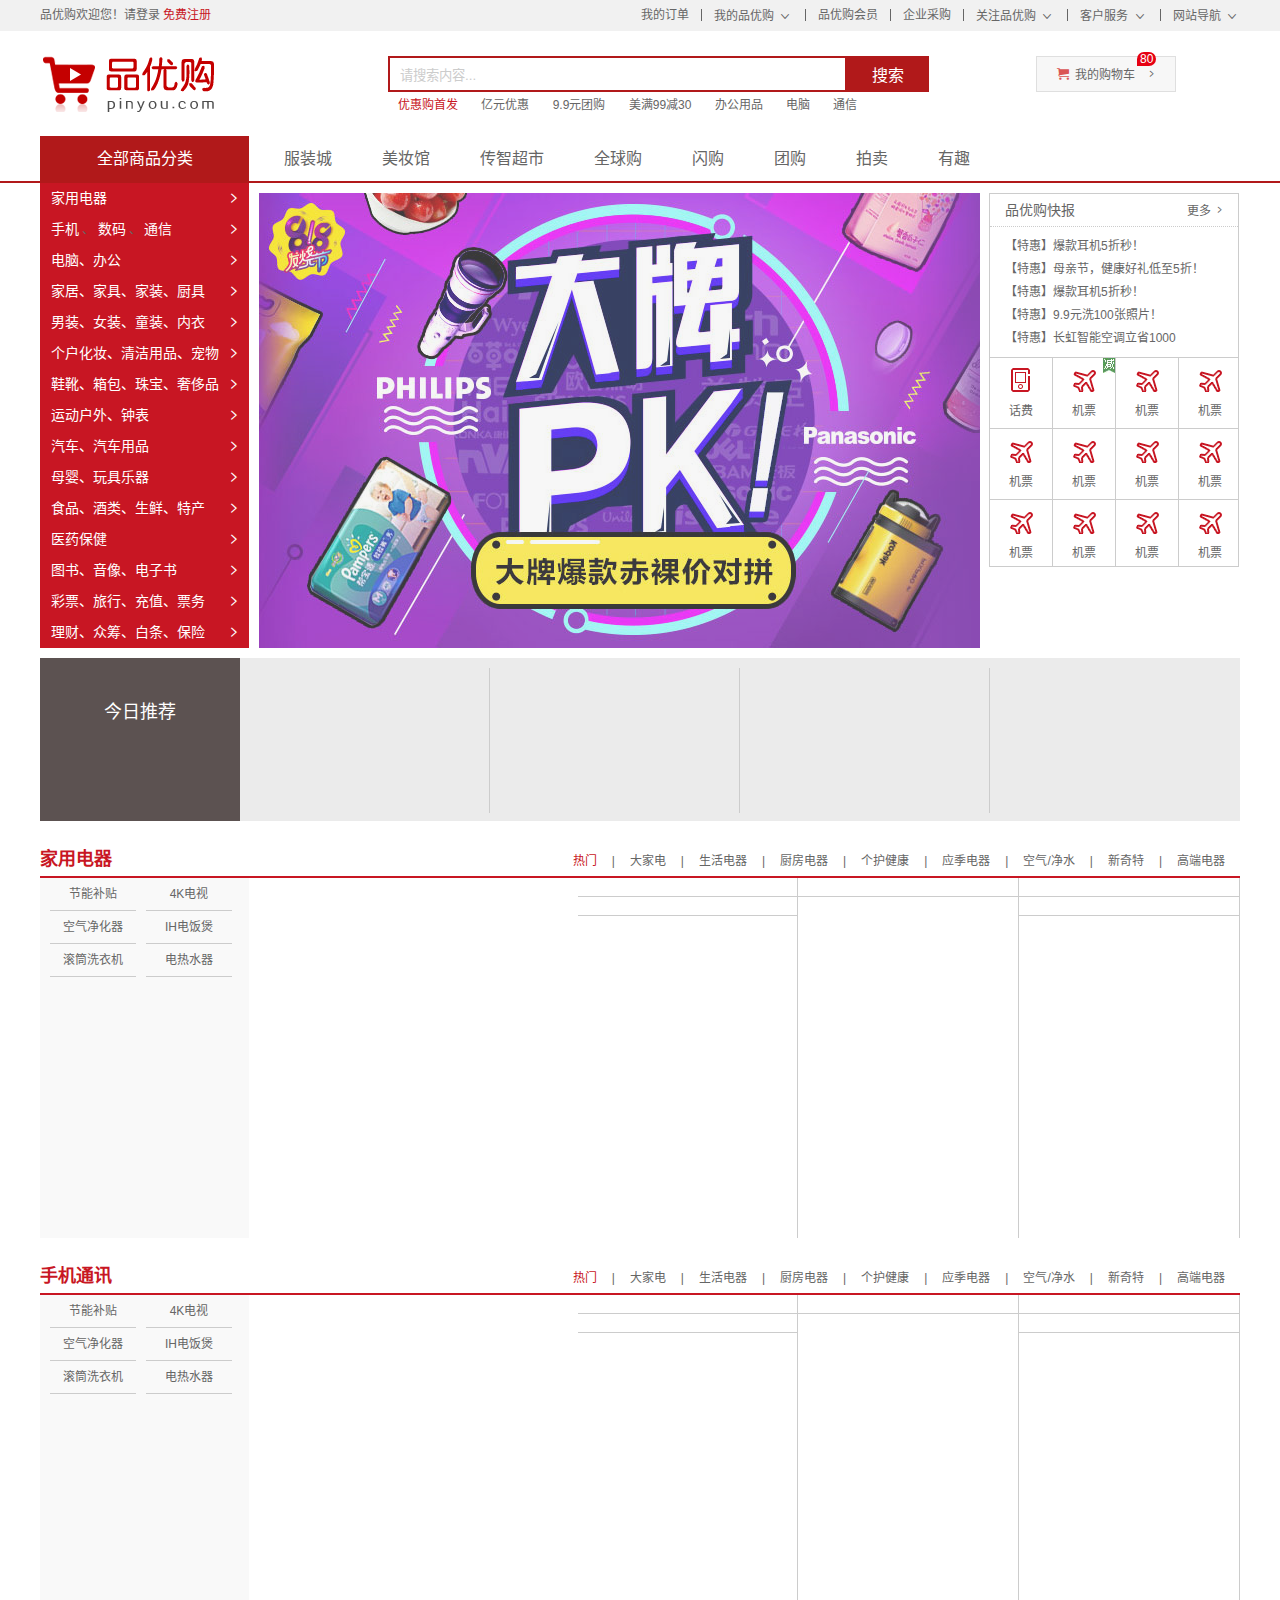
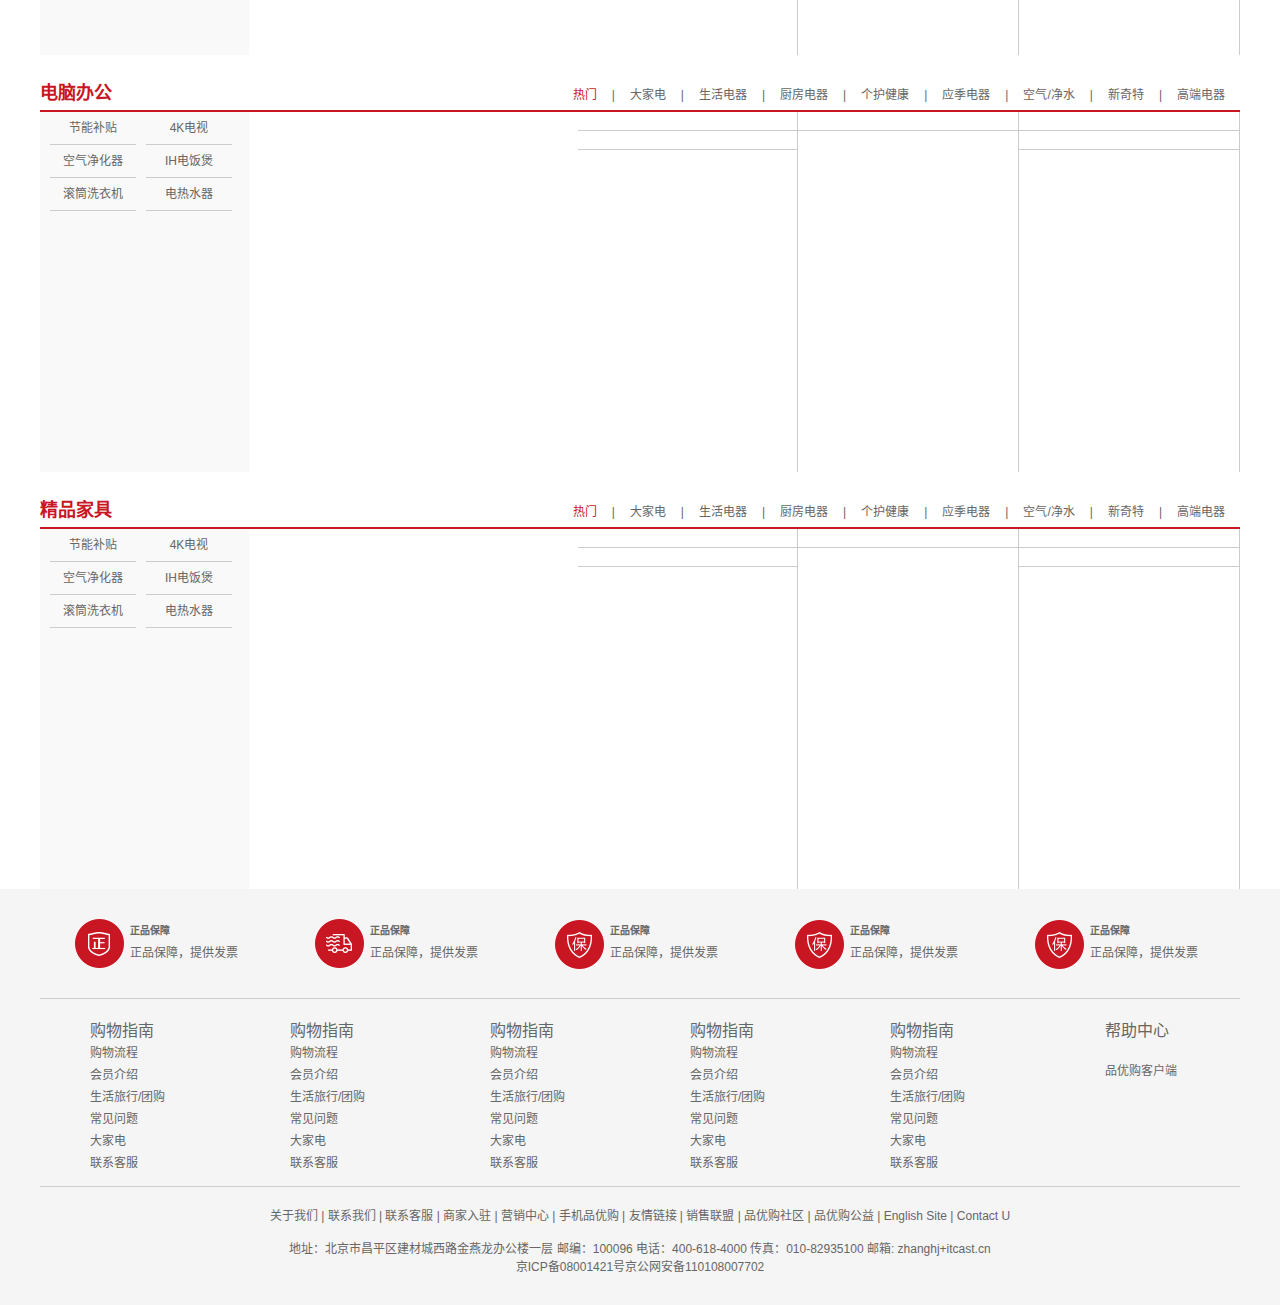
<file: 6.图片懒加载/index.html>
<!DOCTYPE html>
<html lang="zh-CN">

<head>
    <meta charset="UTF-8">
    <title>品优购-综合网购首选-正品低价、品质保障、配送及时、轻松购物！</title>
    <meta name="description" content="品优购JD.COM-专业的综合网上购物商城,销售家电、数码通讯、电脑、家居百货、服装服饰、母婴、图书、食品等数万个品牌优质商品.便捷、诚信的服务，为您提供愉悦的网上购物体验!" />
    <meta name="Keywords" content="网上购物,网上商城,手机,笔记本,电脑,MP3,CD,VCD,DV,相机,数码,配件,手表,存储卡,品优购" />
    <!-- 引入facicon.ico网页图标 -->
    <link rel="shortcut icon" href="favicon.ico" type="image/x-icon" />
    <!-- 引入css 初始化的css 文件 -->
    <link rel="stylesheet" href="css/base.css">
    <!-- 引入公共样式的css 文件 -->
    <link rel="stylesheet" href="css/common.css">
    <!-- 引入 首页的css文件 -->
    <link rel="stylesheet" href="css/index.css">
    <script src="js/jquery.min.js"></script>
    <script src="js/index.js"></script>
</head>

<body>
    <!-- 顶部快捷导航start -->
    <div class="shortcut">
        <div class="w">
            <div class="fl">
                <ul>
                    <li>品优购欢迎您！ </li>
                    <li>
                        <a href="#">请登录</a>
                        <a href="#" class="style-red">免费注册</a>
                    </li>
                </ul>
            </div>
            <div class="fr">
                <ul>
                    <li><a href="#">我的订单</a></li>
                    <li class="spacer"></li>
                    <li>
                        <a href="#">我的品优购</a>
                        <i class="icomoon"></i>
                    </li>
                    <li class="spacer"></li>
                    <li><a href="#">品优购会员</a></li>
                    <li class="spacer"></li>
                    <li><a href="#">企业采购</a></li>
                    <li class="spacer"></li>
                    <li><a href="#">关注品优购</a> <i class="icomoon"></i></li>
                    <li class="spacer"></li>
                    <li><a href="#">客户服务</a> <i class="icomoon"></i></li>
                    <li class="spacer"></li>
                    <li><a href="#">网站导航</a> <i class="icomoon"></i></li>
                </ul>
            </div>
        </div>
    </div>
    <!-- 顶部快捷导航end  -->
    <!-- header制作 -->
    <div class="header w">
        <!-- logo -->
        <div class="logo">
            <h1>
                <a href="index.html" title="品优购">品优购</a>
            </h1>
        </div>
        <!-- search -->
        <div class="search">
            <input type="text" class="text" value="请搜索内容...">
            <button class="btn">搜索</button>
        </div>
        <!-- hotwrods -->
        <div class="hotwrods">
            <a href="#" class="style-red">优惠购首发</a>
            <a href="#">亿元优惠</a>
            <a href="#">9.9元团购</a>
            <a href="#">美满99减30</a>
            <a href="#">办公用品</a>
            <a href="#">电脑</a>
            <a href="#">通信</a>
        </div>
        <div class="shopcar">
            <i class="car"> </i>我的购物车 <i class="arrow">  </i>
            <i class="count">80</i>
        </div>
    </div>
    <!-- header 结束 -->
    <!-- nav start -->
    <div class="nav">
        <div class="w">
            <div class="dropdown fl">
                <div class="dt"> 全部商品分类 </div>
                <div class="dd">
                    <ul>
                        <li class="menu_item"><a href="#">家用电器</a> <i>  </i> </li>
                        <li class="menu_item">
                            <a href="list.html">手机</a> 、
                            <a href="#">数码</a> 、
                            <a href="#">通信</a>
                            <i>  </i>
                        </li>
                        <li class="menu_item"><a href="#">电脑、办公</a> <i>  </i> </li>
                        <li class="menu_item"><a href="#">家居、家具、家装、厨具</a> <i>  </i> </li>
                        <li class="menu_item"><a href="#">男装、女装、童装、内衣</a> <i>  </i> </li>
                        <li class="menu_item"><a href="#">个户化妆、清洁用品、宠物</a> <i>  </i> </li>
                        <li class="menu_item"><a href="#">鞋靴、箱包、珠宝、奢侈品</a> <i>  </i> </li>
                        <li class="menu_item"><a href="#">运动户外、钟表</a> <i>  </i> </li>
                        <li class="menu_item"><a href="#">汽车、汽车用品</a> <i>  </i> </li>
                        <li class="menu_item"><a href="#">母婴、玩具乐器</a> <i>  </i> </li>
                        <li class="menu_item"><a href="#">食品、酒类、生鲜、特产</a> <i>  </i> </li>
                        <li class="menu_item"><a href="#">医药保健</a> <i>  </i> </li>
                        <li class="menu_item"><a href="#">图书、音像、电子书</a> <i> </i> </li>
                        <li class="menu_item"><a href="#">彩票、旅行、充值、票务</a> <i> </i> </li>
                        <li class="menu_item"><a href="#">理财、众筹、白条、保险</a> <i>  </i> </li>
                    </ul>
                </div>
            </div>
            <!-- 右侧导航 -->
            <div class="navitems fl">
                <ul>
                    <li><a href="#">服装城</a></li>
                    <li><a href="#">美妆馆</a></li>
                    <li><a href="#">传智超市</a></li>
                    <li><a href="#">全球购</a></li>
                    <li><a href="#">闪购</a></li>
                    <li><a href="#">团购</a></li>
                    <li><a href="#">拍卖</a></li>
                    <li><a href="#">有趣</a></li>
                </ul>
            </div>
        </div>
    </div>
    <!-- nav end  -->
    <!-- main 模块 -->
    <div class="w">
        <div class="main">
            <div class="focus fl">
                <!-- 左侧按钮 -->
                <a href="javascript:;" class="arrow-l">
                    &lt;
                 </a>
                <!-- 右侧按钮 -->
                <a href="javascript:;" class="arrow-r">  </a>
                <!-- 核心的滚动区域 -->
                <ul>
                    <li>
                        <a href="#"><img data-lazy-src="upload/focus.jpg" alt=""></a>
                    </li>
                    <li>
                        <a href="#"><img data-lazy-src="upload/focus1.jpg" alt=""></a>
                    </li>
                    <li>
                        <a href="#"><img data-lazy-src="upload/focus2.jpg" alt=""></a>
                    </li>
                    <li>
                        <a href="#"><img data-lazy-src="upload/focus3.jpg" alt=""></a>
                    </li>
                </ul>
                <!-- 小圆圈 -->
                <ol class="circle">

                </ol>
            </div>
            <div class="newsflash fr">
                <div class="news">
                    <div class="news-hd">
                        品优购快报
                        <a href="#">更多</a>
                    </div>
                    <div class="news-bd">
                        <ul>
                            <li><a href="#">【特惠】爆款耳机5折秒！</a></li>
                            <li><a href="#">【特惠】母亲节，健康好礼低至5折！</a></li>
                            <li><a href="#">【特惠】爆款耳机5折秒！</a></li>
                            <li><a href="#">【特惠】9.9元洗100张照片！</a></li>
                            <li><a href="#">【特惠】长虹智能空调立省1000</a></li>
                        </ul>
                    </div>
                </div>
                <div class="lifeservice">
                    <ul>
                        <li>
                            <a href="#">
                                <i class="service_ico service_ico_huafei"></i>
                                <p>话费</p>
                            </a>
                        </li>
                        <li>
                            <a href="#">
                                <i class="service_ico service_ico_feiji"></i>
                                <p>机票</p>
                            </a>
                            <span class="hot"></span>
                        </li>
                        <li>
                            <a href="#">
                                <i class="service_ico service_ico_feiji"></i>
                                <p>机票</p>
                            </a>
                        </li>
                        <li>
                            <a href="#">
                                <i class="service_ico service_ico_feiji"></i>
                                <p>机票</p>
                            </a>
                        </li>
                        <li>
                            <a href="#">
                                <i class="service_ico service_ico_feiji"></i>
                                <p>机票</p>
                            </a>
                        </li>
                        <li>
                            <a href="#">
                                <i class="service_ico service_ico_feiji"></i>
                                <p>机票</p>
                            </a>
                        </li>
                        <li>
                            <a href="#">
                                <i class="service_ico service_ico_feiji"></i>
                                <p>机票</p>
                            </a>
                        </li>
                        <li>
                            <a href="#">
                                <i class="service_ico service_ico_feiji"></i>
                                <p>机票</p>
                            </a>
                        </li>
                        <li>
                            <a href="#">
                                <i class="service_ico service_ico_feiji"></i>
                                <p>机票</p>
                            </a>
                        </li>
                        <li>
                            <a href="#">
                                <i class="service_ico service_ico_feiji"></i>
                                <p>机票</p>
                            </a>
                        </li>
                        <li>
                            <a href="#">
                                <i class="service_ico service_ico_feiji"></i>
                                <p>机票</p>
                            </a>
                        </li>
                        <li>
                            <a href="#">
                                <i class="service_ico service_ico_feiji"></i>
                                <p>机票</p>
                            </a>
                        </li>
                    </ul>
                </div>
                <div class="bargain">
                    <img data-lazy-src="upload/bargain.jpg" alt="">
                </div>
            </div>
        </div>
    </div>

    <!-- 推荐服务模块 start -->
    <div class="recommend w">
        <div class="recom-hd fl">
            <img data-lazy-src="img/clock.png" alt="">
            <h3>今日推荐</h3>
        </div>
        <div class="recom-bd fl">
            <ul>
                <li>
                    <a href="#">
                        <img data-lazy-src="upload/pic.jpg" alt="">
                    </a>
                </li>
                <li>
                    <a href="#">
                        <img data-lazy-src="upload/pic.jpg" alt="">
                    </a>
                </li>
                <li>
                    <a href="#">
                        <img data-lazy-src="upload/pic.jpg" alt="">
                    </a>
                </li>
                <li class="last">
                    <a href="#">
                        <img data-lazy-src="upload/pic.jpg" alt="">
                    </a>
                </li>

            </ul>
        </div>
    </div>
    <!-- 推荐服务模块 end -->

    <!-- 楼层区 start -->
    <div class="floor">
        <div class="jiadian w">
            <div class="box-hd">
                <h3>家用电器</h3>
                <div class="tab-list">
                    <ul>
                        <li><a href="#" class="style-red">热门</a>|</li>
                        <li><a href="#">大家电</a>|</li>
                        <li><a href="#">生活电器</a>|</li>
                        <li><a href="#">厨房电器</a>|</li>
                        <li><a href="#">个护健康</a>|</li>
                        <li><a href="#">应季电器</a>|</li>
                        <li><a href="#">空气/净水</a>|</li>
                        <li><a href="#">新奇特</a>|</li>
                        <li><a href="#">高端电器</a></li>
                    </ul>
                </div>
            </div>
            <div class="box-bd">
                <ul class="tab-con">
                    <li class="w209">
                        <ul class="tab-con-list">
                            <li>
                                <a href="#">节能补贴</a>
                            </li>
                            <li>
                                <a href="#">4K电视</a>
                            </li>
                            <li>
                                <a href="#">空气净化器</a>
                            </li>
                            <li>
                                <a href="#">IH电饭煲</a>
                            </li>
                            <li>
                                <a href="#">滚筒洗衣机</a>
                            </li>
                            <li>
                                <a href="#">电热水器</a>
                            </li>
                        </ul>
                        <img data-lazy-src="upload/floor-1-1.png" alt="">
                    </li>
                    <li class="w329">
                        <img data-lazy-src="upload/pic1.jpg" alt="">
                    </li>
                    <li class="w219">
                        <div class="tab-con-item">
                            <a href="#">
                                <img data-lazy-src="upload/floor-1-2.png" alt="">
                            </a>
                        </div>
                        <div class="tab-con-item">
                            <a href="#">
                                <img data-lazy-src="upload/floor-1-3.png" alt="">
                            </a>
                        </div>
                    </li>
                    <li class="w220">
                        <div class="tab-con-item">
                            <a href="#">
                                <img data-lazy-src="upload/floor-1-4.png" alt="">
                            </a>
                        </div>
                    </li>
                    <li class="w220">
                        <div class="tab-con-item">
                            <a href="#">
                                <img data-lazy-src="upload/floor-1-5.png" alt="">
                            </a>
                        </div>
                        <div class="tab-con-item">
                            <a href="#">
                                <img data-lazy-src="upload/floor-1-6.png" alt="">
                            </a>
                        </div>
                    </li>
                </ul>
                <!-- <ul class="tab-con">
					<li>1</li>
					<li>2</li>
					<li>3</li>
					<li>4</li>
					<li>5</li>
				</ul> -->
            </div>
        </div>
        <div class="shouji w">
            <div class="box-hd">
                <h3>手机通讯</h3>
                <div class="tab-list">
                    <ul>
                        <li><a href="#" class="style-red">热门</a>|</li>
                        <li><a href="#">大家电</a>|</li>
                        <li><a href="#">生活电器</a>|</li>
                        <li><a href="#">厨房电器</a>|</li>
                        <li><a href="#">个护健康</a>|</li>
                        <li><a href="#">应季电器</a>|</li>
                        <li><a href="#">空气/净水</a>|</li>
                        <li><a href="#">新奇特</a>|</li>
                        <li><a href="#">高端电器</a></li>
                    </ul>
                </div>
            </div>
            <div class="box-bd">
                <ul class="tab-con">
                    <li class="w209">
                        <ul class="tab-con-list">
                            <li>
                                <a href="#">节能补贴</a>
                            </li>
                            <li>
                                <a href="#">4K电视</a>
                            </li>
                            <li>
                                <a href="#">空气净化器</a>
                            </li>
                            <li>
                                <a href="#">IH电饭煲</a>
                            </li>
                            <li>
                                <a href="#">滚筒洗衣机</a>
                            </li>
                            <li>
                                <a href="#">电热水器</a>
                            </li>
                        </ul>
                        <img data-lazy-src="upload/floor-1-1.png" alt="">
                    </li>
                    <li class="w329">
                        <img data-lazy-src="upload/pic1.jpg" alt="">
                    </li>
                    <li class="w219">
                        <div class="tab-con-item">
                            <a href="#">
                                <img data-lazy-src="upload/floor-1-2.png" alt="">
                            </a>
                        </div>
                        <div class="tab-con-item">
                            <a href="#">
                                <img data-lazy-src="upload/floor-1-3.png" alt="">
                            </a>
                        </div>
                    </li>
                    <li class="w220">
                        <div class="tab-con-item">
                            <a href="#">
                                <img data-lazy-src="upload/floor-1-4.png" alt="">
                            </a>
                        </div>
                    </li>
                    <li class="w220">
                        <div class="tab-con-item">
                            <a href="#">
                                <img data-lazy-src="upload/floor-1-5.png" alt="">
                            </a>
                        </div>
                        <div class="tab-con-item">
                            <a href="#">
                                <img data-lazy-src="upload/floor-1-6.png" alt="">
                            </a>
                        </div>
                    </li>
                </ul>
                <!-- <ul class="tab-con">
					<li>1</li>
					<li>2</li>
					<li>3</li>
					<li>4</li>
					<li>5</li>
				</ul> -->
            </div>
        </div>
        <div class="diannao w">
            <div class="box-hd">
                <h3>电脑办公</h3>
                <div class="tab-list">
                    <ul>
                        <li><a href="#" class="style-red">热门</a>|</li>
                        <li><a href="#">大家电</a>|</li>
                        <li><a href="#">生活电器</a>|</li>
                        <li><a href="#">厨房电器</a>|</li>
                        <li><a href="#">个护健康</a>|</li>
                        <li><a href="#">应季电器</a>|</li>
                        <li><a href="#">空气/净水</a>|</li>
                        <li><a href="#">新奇特</a>|</li>
                        <li><a href="#">高端电器</a></li>
                    </ul>
                </div>
            </div>
            <div class="box-bd">
                <ul class="tab-con">
                    <li class="w209">
                        <ul class="tab-con-list">
                            <li>
                                <a href="#">节能补贴</a>
                            </li>
                            <li>
                                <a href="#">4K电视</a>
                            </li>
                            <li>
                                <a href="#">空气净化器</a>
                            </li>
                            <li>
                                <a href="#">IH电饭煲</a>
                            </li>
                            <li>
                                <a href="#">滚筒洗衣机</a>
                            </li>
                            <li>
                                <a href="#">电热水器</a>
                            </li>
                        </ul>
                        <img data-lazy-src="upload/floor-1-1.png" alt="">
                    </li>
                    <li class="w329">
                        <img data-lazy-src="upload/pic1.jpg" alt="">
                    </li>
                    <li class="w219">
                        <div class="tab-con-item">
                            <a href="#">
                                <img data-lazy-src="upload/floor-1-2.png" alt="">
                            </a>
                        </div>
                        <div class="tab-con-item">
                            <a href="#">
                                <img data-lazy-src="upload/floor-1-3.png" alt="">
                            </a>
                        </div>
                    </li>
                    <li class="w220">
                        <div class="tab-con-item">
                            <a href="#">
                                <img data-lazy-src="upload/floor-1-4.png" alt="">
                            </a>
                        </div>
                    </li>
                    <li class="w220">
                        <div class="tab-con-item">
                            <a href="#">
                                <img data-lazy-src="upload/floor-1-5.png" alt="">
                            </a>
                        </div>
                        <div class="tab-con-item">
                            <a href="#">
                                <img data-lazy-src="upload/floor-1-6.png" alt="">
                            </a>
                        </div>
                    </li>
                </ul>
                <!-- <ul class="tab-con">
                        <li>1</li>
                        <li>2</li>
                        <li>3</li>
                        <li>4</li>
                        <li>5</li>
                    </ul> -->
            </div>
        </div>
        <div class="jiaju w">
            <div class="box-hd">
                <h3>精品家具</h3>
                <div class="tab-list">
                    <ul>
                        <li><a href="#" class="style-red">热门</a>|</li>
                        <li><a href="#">大家电</a>|</li>
                        <li><a href="#">生活电器</a>|</li>
                        <li><a href="#">厨房电器</a>|</li>
                        <li><a href="#">个护健康</a>|</li>
                        <li><a href="#">应季电器</a>|</li>
                        <li><a href="#">空气/净水</a>|</li>
                        <li><a href="#">新奇特</a>|</li>
                        <li><a href="#">高端电器</a></li>
                    </ul>
                </div>
            </div>
            <div class="box-bd">
                <ul class="tab-con">
                    <li class="w209">
                        <ul class="tab-con-list">
                            <li>
                                <a href="#">节能补贴</a>
                            </li>
                            <li>
                                <a href="#">4K电视</a>
                            </li>
                            <li>
                                <a href="#">空气净化器</a>
                            </li>
                            <li>
                                <a href="#">IH电饭煲</a>
                            </li>
                            <li>
                                <a href="#">滚筒洗衣机</a>
                            </li>
                            <li>
                                <a href="#">电热水器</a>
                            </li>
                        </ul>
                        <img data-lazy-src="upload/floor-1-1.png" alt="">
                    </li>
                    <li class="w329">
                        <img data-lazy-src="upload/pic1.jpg" alt="">
                    </li>
                    <li class="w219">
                        <div class="tab-con-item">
                            <a href="#">
                                <img data-lazy-src="upload/floor-1-2.png" alt="">
                            </a>
                        </div>
                        <div class="tab-con-item">
                            <a href="#">
                                <img data-lazy-src="upload/floor-1-3.png" alt="">
                            </a>
                        </div>
                    </li>
                    <li class="w220">
                        <div class="tab-con-item">
                            <a href="#">
                                <img data-lazy-src="upload/floor-1-4.png" alt="">
                            </a>
                        </div>
                    </li>
                    <li class="w220">
                        <div class="tab-con-item">
                            <a href="#">
                                <img data-lazy-src="upload/floor-1-5.png" alt="">
                            </a>
                        </div>
                        <div class="tab-con-item">
                            <a href="#">
                                <img data-lazy-src="upload/floor-1-6.png" alt="">
                            </a>
                        </div>
                    </li>
                </ul>
                <!-- <ul class="tab-con">
                            <li>1</li>
                            <li>2</li>
                            <li>3</li>
                            <li>4</li>
                            <li>5</li>
                        </ul> -->
            </div>
        </div>
    </div>
    <!-- 楼层区 end -->
    <!-- 固定电梯导航 -->
    <div class="fixedtool">
        <ul>
            <li class="current">家用电器</li>
            <li>手机通讯</li>
            <li>电脑办公</li>
            <li>精品家具</li>

        </ul>
    </div>
    <!-- footer start -->
    <div class="footer">
        <div class="w">
            <!-- mod_service -->
            <div class="mod_service">
                <ul>
                    <li>
                        <i class="mod-service-icon mod_service_zheng"></i>
                        <div class="mod_service_tit">
                            <h5>正品保障</h5>
                            <p>正品保障，提供发票</p>
                        </div>
                    </li>
                    <li>
                        <i class="mod-service-icon mod_service_kuai"></i>
                        <div class="mod_service_tit">
                            <h5>正品保障</h5>
                            <p>正品保障，提供发票</p>
                        </div>
                    </li>
                    <li>
                        <i class="mod-service-icon mod_service_bao"></i>
                        <div class="mod_service_tit">
                            <h5>正品保障</h5>
                            <p>正品保障，提供发票</p>
                        </div>
                    </li>
                    <li>
                        <i class="mod-service-icon mod_service_bao"></i>
                        <div class="mod_service_tit">
                            <h5>正品保障</h5>
                            <p>正品保障，提供发票</p>
                        </div>
                    </li>
                    <li>
                        <i class="mod-service-icon mod_service_bao"></i>
                        <div class="mod_service_tit">
                            <h5>正品保障</h5>
                            <p>正品保障，提供发票</p>
                        </div>
                    </li>
                </ul>
            </div>
            <!-- mod_help -->
            <div class="mod_help">
                <dl class="mod_help_item">
                    <dt>购物指南</dt>
                    <dd> <a href="#">购物流程 </a></dd>
                    <dd> <a href="#">会员介绍 </a></dd>
                    <dd> <a href="#">生活旅行/团购 </a></dd>
                    <dd> <a href="#">常见问题 </a></dd>
                    <dd> <a href="#">大家电 </a></dd>
                    <dd> <a href="#">联系客服 </a></dd>
                </dl>
                <dl class="mod_help_item">
                    <dt>购物指南</dt>
                    <dd> <a href="#">购物流程 </a></dd>
                    <dd> <a href="#">会员介绍 </a></dd>
                    <dd> <a href="#">生活旅行/团购 </a></dd>
                    <dd> <a href="#">常见问题 </a></dd>
                    <dd> <a href="#">大家电 </a></dd>
                    <dd> <a href="#">联系客服 </a></dd>
                </dl>
                <dl class="mod_help_item">
                    <dt>购物指南</dt>
                    <dd> <a href="#">购物流程 </a></dd>
                    <dd> <a href="#">会员介绍 </a></dd>
                    <dd> <a href="#">生活旅行/团购 </a></dd>
                    <dd> <a href="#">常见问题 </a></dd>
                    <dd> <a href="#">大家电 </a></dd>
                    <dd> <a href="#">联系客服 </a></dd>
                </dl>
                <dl class="mod_help_item">
                    <dt>购物指南</dt>
                    <dd> <a href="#">购物流程 </a></dd>
                    <dd> <a href="#">会员介绍 </a></dd>
                    <dd> <a href="#">生活旅行/团购 </a></dd>
                    <dd> <a href="#">常见问题 </a></dd>
                    <dd> <a href="#">大家电 </a></dd>
                    <dd> <a href="#">联系客服 </a></dd>
                </dl>
                <dl class="mod_help_item">
                    <dt>购物指南</dt>
                    <dd> <a href="#">购物流程 </a></dd>
                    <dd> <a href="#">会员介绍 </a></dd>
                    <dd> <a href="#">生活旅行/团购 </a></dd>
                    <dd> <a href="#">常见问题 </a></dd>
                    <dd> <a href="#">大家电 </a></dd>
                    <dd> <a href="#">联系客服 </a></dd>
                </dl>
                <dl class="mod_help_item mod_help_app">
                    <dt>帮助中心</dt>
                    <dd>
                        <img data-lazy-src="upload/erweima.png" alt="">
                        <p>品优购客户端</p>
                    </dd>
                </dl>
            </div>

            <!-- mod_copyright  -->
            <div class="mod_copyright">
                <p class="mod_copyright_links">
                    关于我们 | 联系我们 | 联系客服 | 商家入驻 | 营销中心 | 手机品优购 | 友情链接 | 销售联盟 | 品优购社区 | 品优购公益 | English Site | Contact U
                </p>
                <p class="mod_copyright_info">
                    地址：北京市昌平区建材城西路金燕龙办公楼一层 邮编：100096 电话：400-618-4000 传真：010-82935100 邮箱: zhanghj+itcast.cn <br> 京ICP备08001421号京公网安备110108007702
                </p>
            </div>
        </div>
    </div>
    <!-- footer end -->
    <!-- 必须在这里引入我们的懒加载插件 -->
    <script src="js/EasyLazyload.min.js"></script>
    <script>
        lazyLoadInit({
            showTime: 1100,
            onLoadBackEnd: function(i, e) {
                console.log("onLoadBackEnd:" + i);
            },
            onLoadBackStart: function(i, e) {
                console.log("onLoadBackStart:" + i);
            }
        });
    </script>

</body>

</html>
</file>
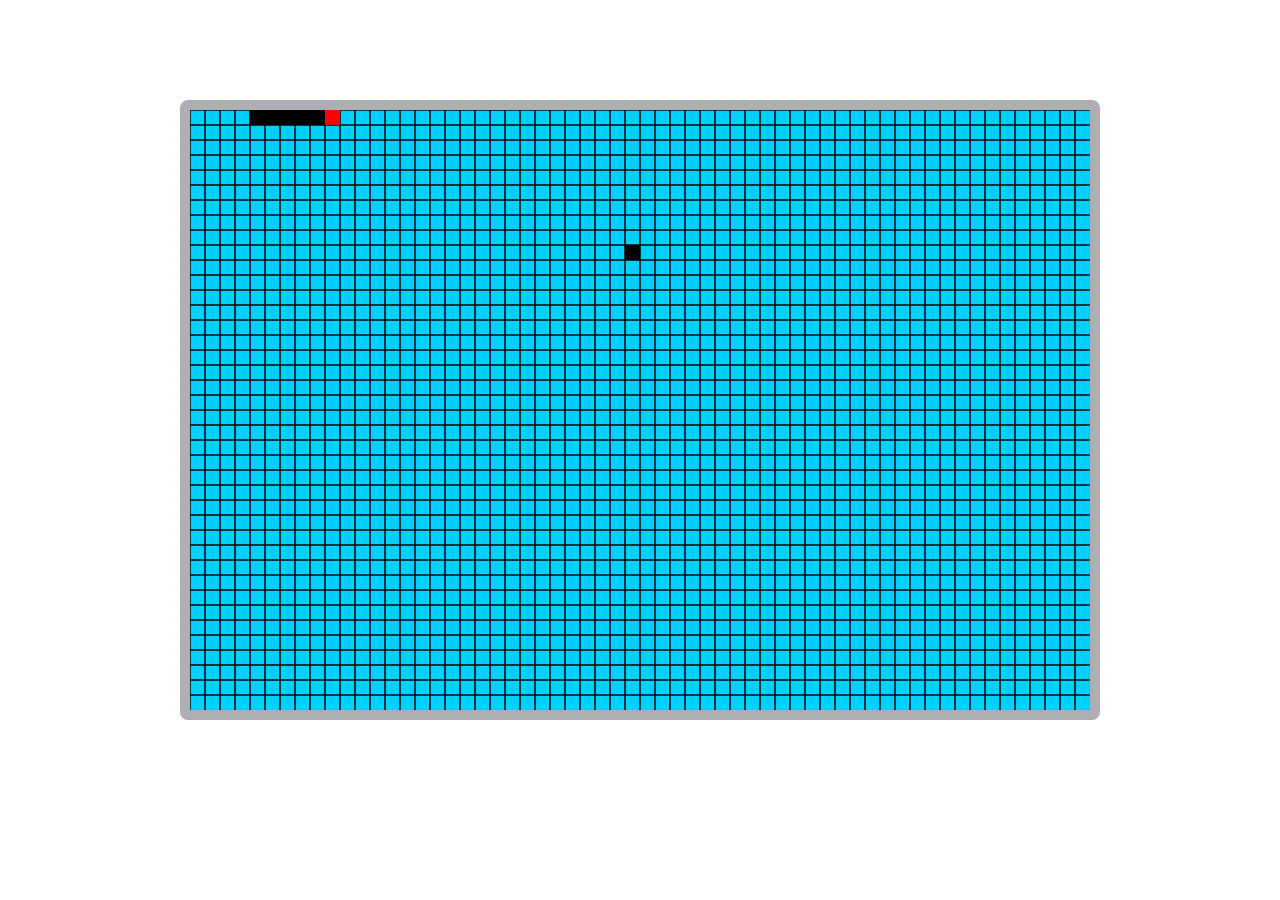
<file: 8.贪吃蛇/index.html>
<!DOCTYPE html>
<html>

<head>
    <title>贪吃蛇</title>
    <meta charset="UTF-8">
    <meta name="keywords" content="贪吃蛇">
    <meta name="Description" content="这是一个初学者用来学习的小游戏">
    <style type="text/css">
        * {
            margin: 0;
        }
        
        .map {
            margin: 100px auto;
            height: 600px;
            width: 900px;
            background: #00D0FF;
            border: 10px solid #AFAEB2;
            border-radius: 8px;
        }
    </style>



</head>

<body>
    <div class="map">
        <canvas id="canvas" height="600" width="900">
	
</canvas>
    </div>

    <script src="./snake.js">
    </script>
</body>

</html>
</file>
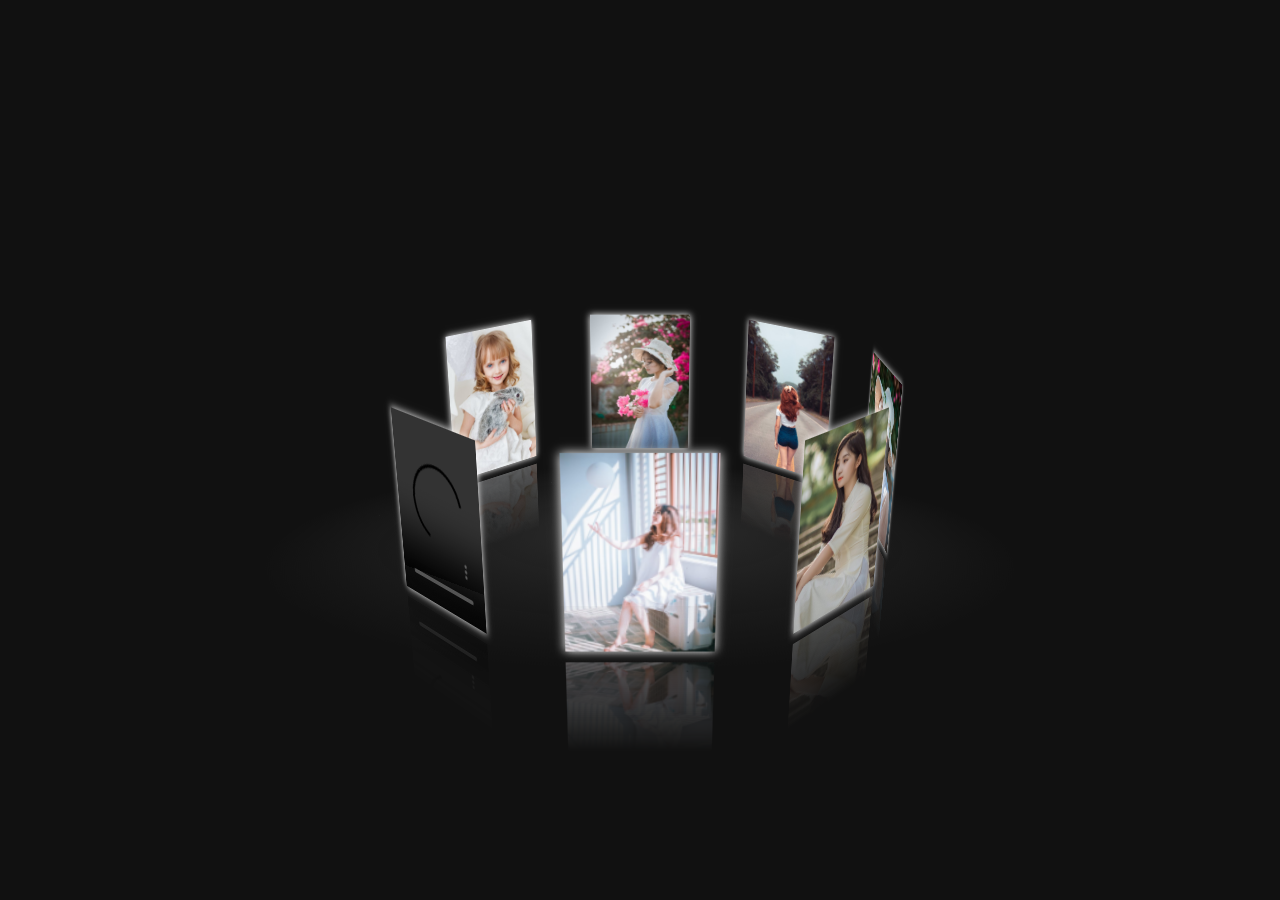
<file: 9.3d旋转木马/index.html>
<!DOCTYPE html>
<html lang="en" >

<head>
<meta charset="UTF-8">
<title>3D carousel</title>

<link rel="stylesheet" href="css/style.css">

</head>

<body>

<div id="drag-container">
  <div id="spin-container">

    <img src="img/pexels-photo-206395.jpeg?auto=compress&cs=tinysrgb&dpr=1&w=500" alt="">
    <img src="img/pexels-photo-1391498.jpeg?auto=compress&cs=tinysrgb&dpr=1&w=500" alt="">
    <img src="img/pexels-photo-1382731.jpeg?auto=compress&cs=tinysrgb&dpr=1&w=500" alt="">
    <img src="img/pexels-photo-1758144.jpeg?auto=compress&cs=tinysrgb&dpr=1&w=500" alt="">
    <img src="img/pexels-photo-1382734.jpeg?auto=compress&cs=tinysrgb&dpr=1&w=500" alt="">
    <img src="img/pexels-photo-1462636.jpeg?auto=compress&cs=tinysrgb&dpr=1&w=500" alt="">
    

    <a target="_blank" href="img/pexels-photo-139829.jpeg">
      <img src="img/pexels-photo-139829.jpeg?auto=compress&cs=tinysrgb&dpr=1&w=500" alt="">
    </a>

    <video controls autoplay="autoplay" loop>
      <source src="https://blz-videos.nosdn.127.net/1/OverWatch/OVR_D.VA_SHOOTING_STAR_zhCN_YT_PC_3.mp4?s=338c48ac2dfcb1d4c0689968b5baf94eee6ca0c1&profile_id=165&oauth2_token_id=57447761" type="video/mp4">
    </video>

    <!-- Dòng chữ ở giữa vòng xoay -->
    <p>3D旋转木马</p>
  </div>
  <div id="ground"></div>
</div>

<script type="text/javascript" src="js/script.js"></script>

</body>
</html>
</file>
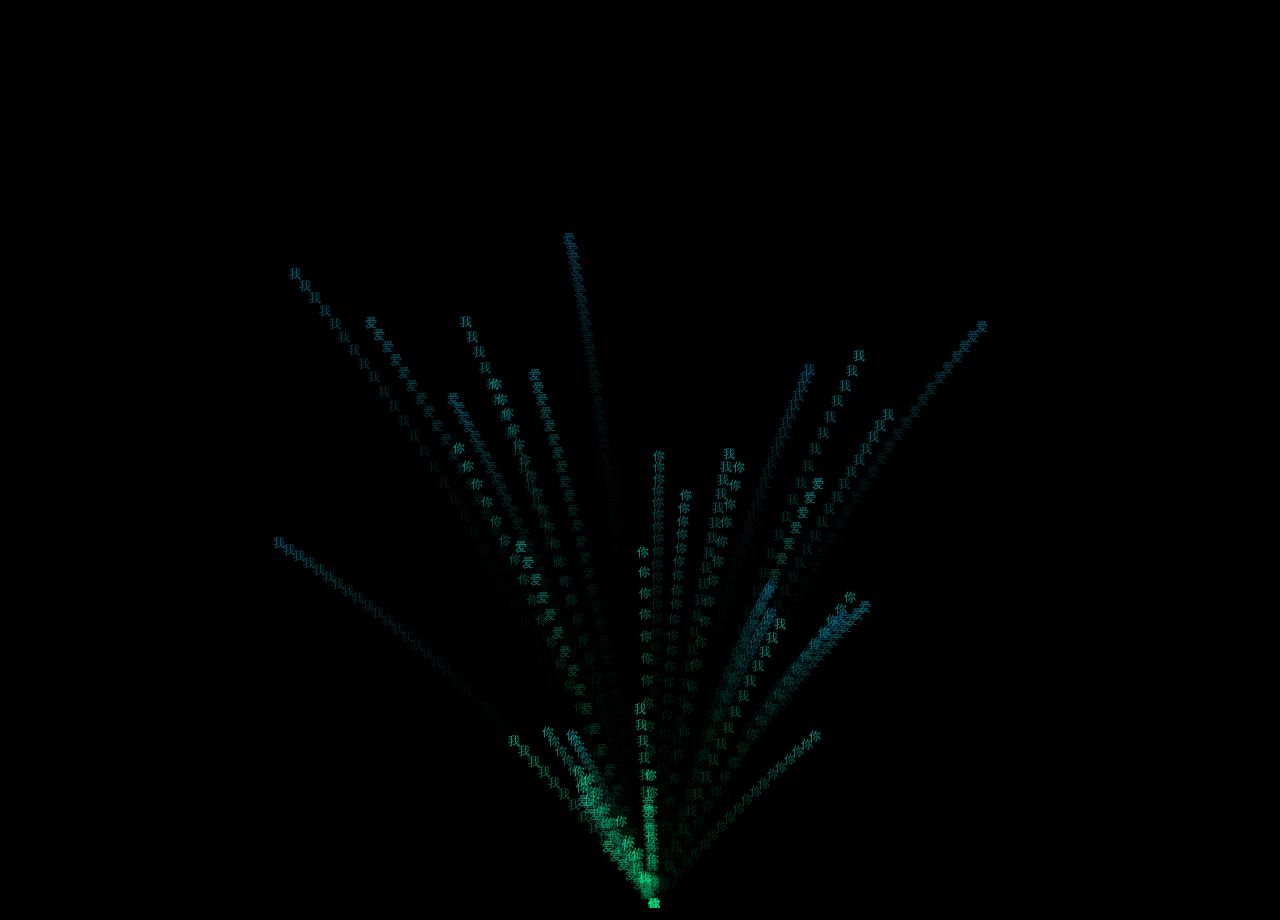
<file: 12.喷泉.html>
﻿<!doctype html>
<html>
<head>
<meta charset="utf-8">
<title>我爱你喷泉</title>


<style>
html, body{
  background: #000;
  width: 100%;
  padding: 0;overflow: hidden;
}</style>
</head>
<body>

<canvas id="c"></canvas>

<script>
// shim layer with setTimeout fallback
window.requestAnimFrame = (function(){
  return  window.requestAnimationFrame       ||
          window.webkitRequestAnimationFrame ||
          window.mozRequestAnimationFrame    ||
          function( callback ){
            window.setTimeout(callback, 1000 / 60);
          };
})();

var anim = {

	init: function(){
		var canvas 		=document.getElementById('c');
		canvas.width 	= window.innerWidth;
		canvas.height 	= window.innerHeight;
		this.c 			= canvas.getContext('2d');
		this.letters 	= "我爱你";
		this.gravity 	= 0.1;
    this.maxParticles = 100;
		this.cw			= canvas.width,
		this.ch			= canvas.height,
		this.particles	= []
	},

	render: function(){
		this.fadeCanvas();

		var particle = {
			  x: 		anim.cw/2, 
		    y: 		anim.ch,
		    xSpeed: (Math.random()*20)-10,
		    ySpeed: (Math.random()*20)-10,
		    size: 	10,
		    character: anim.letters[Math.floor( Math.random() * anim.letters.length )],
		    color: 	[155, 100, 50, .7]
		}

		this.particles.push(particle);
    this.tidyParticles();
		this.drawParticles();
	},

	drawParticles: function(){
		var paritcleCount = this.particles.length;
		var c = this.c;
    for(var i=0; i < paritcleCount; i++){
		    var particle = this.particles[i];
        var h = particle.color[0],
            s = particle.color[1] + '%',
            l = particle.color[2] + '%',
            a = particle.color[3];
      
        var hsla = 'hsla(' + h + ',' + s + ',' + l + ',' + a + ')';
      
		    c.font = "12px sans-serif";
		    c.fillStyle = hsla;
		    c.fillText(particle.character, particle.x, particle.y);
		  
		    particle.x += particle.xSpeed;
		    particle.y += particle.ySpeed;
		    particle.size *= 0.96;
		    particle.y *= 0.98;
        particle.color[2] *= 0.99;
        particle.color[0] += 1;
        if(particle.color[0] > 253){
          particle.color[2] = 100;
          particle.color[3] = 1;
        }
    }
	},
  
  tidyParticles: function(){
    if( this.particles.length > this.maxParticles ){
      this.particles.shift();
    }
  },

	fadeCanvas: function(){
		this.c.fillStyle = 'rgba(0,0,0,0.1)';
  		this.c.fillRect(0, 0, this.cw, this.ch);
	}
}

anim.init();
(function animloop(){
  requestAnimFrame(animloop);
  anim.render();
})();</script>

</body>
</html>
</file>
<file: 10.俄罗斯方块/css/tetris.css>
div.tetrisGame {
  position: relative;
  margin: 50px auto;
  padding: 0;
  border: none;
  width: 600px;
  height: 600px;
}

div.tetrisGame div.tetrisLeftPane {
  position: absolute;
  top: 0;
  left: 0;
  width: 300px;
}

div.tetrisLeftPane div.tetrisScore {
  position: absolute;
  top: 150px;
  left: 0;
  font-size: 20pt;
}

div.tetrisLeftPane div.tetrisPreview {
  position: absolute;
  left: 150px;
  width: 120px;  /* 4 cols * 30px */
  height: 120px;  /* 4 rows * 30px */
}

div.tetrisLeftPane div.tetrisUsage {
  position: absolute;
  left: 0;
  top: 300px;
}

div.tetrisLeftPane div.tetrisUsage th,
div.tetrisLeftPane div.tetrisUsage td {
  text-align: left;
}

div.tetrisLeftPane div.tetrisUsage td {
  padding-left: 1em;
}

div.tetrisRightPane {
  position: absolute;
  left: 300px;
  top: 0px;
  width: 300px;  /* 10 cols * 30px */
  height: 600px;  /* 20 rows * 30px */
}

div.tetrisRightPane div.tetrisBoard {
  position: absolute;
  left: 0;
  top: 0;
  width: 300px;  /* 10 cols * 30px */
  height: 600px;  /* 20 rows * 30px */
}

div.tetrisBlock {
  position: absolute;
  width: 29px;
  height: 29px;
  border: 1px solid black;
  background-color: black;
}

div.tetrisBlock.habitated {
  border: 1px solid black;
  background-color: gray;
}
</file>
<file: 12.千纸鹤/css/style.css>
* { margin:0; padding:0; } 
html, body { width:100%; height:100%; overflow: hidden; background:black;} 
canvas { display:block; }
#controls {
  z-index: 2;
  margin: 20px;
  position: absolute;
  top: 0; left: 0;
  color: white;
}
</file>
<file: 13.原生js简单瀑布流/styles/index.css>
body{
	background: url(../bg/932.jpg);
}
#na{
	color: #ddd;
	font-family: '微软雅黑';
	font-size: 2em;
	text-align: center;
}
#main{
	position: relative;
}
.pin{
	padding: 15px 0 0 15px;
	float: left;
}
.box{
	padding: 5px;
	border: 1px solid #ccc;
	box-shadow: 0 0 6px #ccc;
	border-radius: 5px;

}
.box img{
	width:250px;
	height: auto;
	border: 1px solid #ccc;
	box-shadow: 0 0 6px #ccc;
	border-radius: 5px;
}
#glass{
	width: 250px;
	height: 280px;
	background: #fff;
	position: absolute;
	opacity: 0.4;
	border-radius: 5px;
	display: none;
}
#glass_text{
	width: 250px;
	height: 60px;
	position: absolute;
	bottom: 0px;
	background: #111;
	color: #fff;
	font-size: 2em;
	text-align: center;
	font-weight: bolder;
	padding: 0;
	z-index: 1;
}
#glass_text p{
	margin: 0;
	line-height: 60px;
	z-index: 1;
}
</file>
<file: 14.翻页相册/css/demo.css>
*{
    margin:0;
}
body{
	background-color: #2F2F2F;
}
.wrapper{
    max-width:900px;
    margin:80px auto;
}
.wrapper li{
    position: relative;
    width: 180px;
    height: 180px;
    list-style:none;
    margin: 5px;
    display: inline-block;
    perspective: 300px;
  }
  .picBox{
    position: absolute;
    top: 0;
    right: 0;
    bottom: 0;
    left: 0;
    transform-style: preserve-3d;
    transform-origin: 50% 50% -90px;
    animation: 200ms ease-out 0ms 1 normal forwards;
  }

.show,
.hide{
    position: absolute;
    top: 0;
    right: 0;
    bottom: 0;
    left: 0;
  }
.hide{
    color:#fff;
    background-color:#000;
    text-align:center;
    line-height:180px;
    transform: translate3d(0,0,-1px);
    /* 3D空间内移动一个元素的位置 */
}


.in-top .hide,
.out-top .hide
 {
    transform-origin: 0% 100%;
    transform: translate3d(0, -100%, 0) rotate3d(1,0,0,90deg);
}
.in-top .picBox{
    animation-name: in-top;
    animation-play-state: running;
}
.out-top .picBox{
    animation-name: out-top;
    animation-play-state: running;
}
@keyframes in-top {
    from  {transform: rotate3d(0,0,0,0deg)}
    to    {transform: rotate3d(-1,0,0,90deg)}
} 

@keyframes out-top {
    from {transform: rotate3d(-1,0,0,90deg)}
    to   {transform: rotate3d(0,0,0,0deg)}
}
.in-right .hide,
.out-right .hide {
          transform-origin: 0% 0%;
          transform: translate3d(100%, 0, 0) rotate3d(0,1,0,90deg);
}
.in-right .picBox{
    animation-name: in-right;
    animation-play-state: running;
}
.out-right .picBox{
    animation-name: out-right;
    animation-play-state: running;
}
@keyframes in-right {
    from  {transform: rotate3d(0,0,0,0deg)}
    to    {transform: rotate3d(0,-1,0,90deg)}
}

@keyframes out-right {
    from  {transform: rotate3d(0,-1,0,90deg)}
    to    {transform: rotate3d(0,0,0,0deg)}
}

.in-bottom .hide,
.out-bottom .hide {
          transform-origin: 0% 0%;
          transform: translate3d(0, 100%, 0) rotate3d(-1,0,0,90deg);
}
.in-bottom .picBox{
    animation-name: in-bottom;
    animation-play-state: running;
}
.out-bottom .picBox{
    animation-name: out-bottom;
    animation-play-state: running;
}
@keyframes in-bottom {
    from  {transform: rotate3d(0,0,0,0deg)}
    to    {transform: rotate3d(1,0,0,90deg)}
}
@keyframes out-bottom {
    from  {transform: rotate3d(1,0,0,90deg)}
    to    {transform: rotate3d(0,0,0,0deg)}
}
.in-left .hide,
.out-left .hide {
          transform-origin: 100% 0;
          transform: translate3d(-100%,0,0) rotate3d(0,-1,0,90deg);
}
@keyframes in-left {
    from  {transform: rotate3d(0,0,0,0deg)}
    to    {transform: rotate3d(0,1,0,90deg)}
}
@keyframes out-left {
    from  {transform: rotate3d(0,1,0,90deg)}
    to    {transform: rotate3d(0,0,0,0deg)}
}
.in-left .picBox{
          animation-name: in-left;
          animation-play-state: running;
}
.out-left .picBox{
          animation-name: out-left;
          animation-play-state: running;
}
</file>
<file: 21.神经衰弱/css/matchgame.css>
/*!
 * CSS3 Card Games Example
 * http://gamedesign.cc/html5games/CSS3-matching-game/
 * 
 * This is an example game for the book HTML5 Games Development: A Beginning Guide.
 * 
 * Copyright 2010, Thomas Seng Hin Mak
 * makzan@gmail.com
 *   
 * All Right Reserved.
 */
 
body {
	text-align: center;	
	font-family: 'Droid Serif', arial, serif;
	background: #a46740 url(../images/bg.jpg);
	color: #ccc;
	text-shadow: 0 1px 0 #222;
}

h1 {
	font-weight: bold;
	text-shadow: 0 2px 0 #222;
}

a, a:visited {
	color: #aea;
	text-decoration: none;	
	-webkit-transition: all .3s;
	padding: 5px;
}

a:hover {
	color: #000;
	background: #aea;
	text-shadow: none;
}
 
#game {
	border-radius: 10px;
	border: 1px solid #666;
	-webkit-box-shadow: 0 -1px 0 #999, 0 1px 0 #999, inset 0 1px 6px #000;
	
	position: relative;
	background: #232 url(../images/table.jpg);
	width: 500px;
	height: 460px;
	margin: 0 auto;
	
	display: -webkit-box;
	-webkit-box-pack: center;
	-webkit-box-align: center;
	
	display: -moz-box;
	-moz-box-pack: center;
	-moz-box-align: center;	
}

#cards {
	position: relative;	
	width: 380px;
	height: 400px;
}

.card {
	-webkit-perspective: 600;
	width: 80px;
	height: 120px;
	
	/* changed	*/
	position: absolute;
	
	-moz-transition: all .3s;
	-webkit-transition: all .3s;
	transition: all .3s;
}

.face {
	border-radius: 10px;
	width: 100%;
	height: 100%;
	position: absolute;
	
	-moz-transition-property: opacity, -moz-transform, -moz-box-shadow;
	-moz-transition-duration: .3s;
	-webkit-transition-property: opacity, -webkit-transform, -webkit-box-shadow;
	-webkit-transition-duration: .3s;
	transition-property: opacity, transform, box-shadow;
	transition-duration: .3s;
	
	-moz-backface-visibility: hidden;
	-webkit-backface-visibility: hidden;
	backface-visibility: hidden;
	
}

.front {	
	background: #999 url(../images/deck.png) 0 -480px;
	z-index: 10;
}

.back {
	background: #efefef url(../images/deck.png);
	
	-moz-transform: rotate3d(0,1,0,-180deg);
	-webkit-transform: rotate3d(0,1,0,-180deg);
	transform: rotate3d(0,1,0,-180deg);
	
	z-index: 8;
}

.card:hover .face{
	-webkit-box-shadow: 0 0 20px #aaa;
	box-shadow: 0 0 10px #aaa;
}

.card-flipped .face{
	-webkit-box-shadow: 0 0 20px #aaa;
	box-shadow: 0 0 10px #aaa;		
}
	.card-flipped .front {
		-moz-transform: rotate3d(0,1,0,180deg);
		-webkit-transform: rotate3d(0,1,0,180deg);
		transform: rotate3d(0,1,0,180deg);
		
		/* ensure the front face is below the back face */
		z-index: 8;
	}
	
	.card-flipped .back {
		-moz-transform: rotate3d(0,1,0,0deg);
		-webkit-transform: rotate3d(0,1,0,0deg);
		transform: rotate3d(0,1,0,0deg);
		
		/* ensure the back face is on top of the front face */		
		z-index: 10;
	}

.card-removed {
	opacity: 0;
}


/* define the face graphics of the card deck*/
/* cardAA stands for Spade A */
/* cardA10 stands for Spade 10 */
/* cardAK stands for Spade K */
/* cardB_ stands for Heart _ */
/* cardC_ stands for Club _ */
/* cardD_ stands for Diamond _ */

.cardAJ {background-position: -800px 0;}
.cardAQ {background-position: -880px 0;}
.cardAK {background-position: -960px 0;}
.cardBJ {background-position: -800px -120px;}
.cardBQ {background-position: -880px -120px;}
.cardBK {background-position: -960px -120px;}
.cardCJ {background-position: -800px -240px;}
.cardCQ {background-position: -880px -240px;}
.cardCK {background-position: -960px -240px;}
.cardDJ {background-position: -800px -360px;}
.cardDQ {background-position: -880px -360px;}
.cardDK {background-position: -960px -360px;}




/* Styles for game over popup */
#popup {
	font-family: 'Orbitron', serif;
	font-size: 28px;
	font-weight: 700;	  
	text-shadow: 0px 1px 2px #fff;
	
	color: #222;
	
	position: absolute;	  
	width: 100%;
	height: 100%;
	top: 0;
	left: 0;
	
	background: rgba(0,0,0,.5);
	
	display: -webkit-box;
	-webkit-box-pack: center;
	-webkit-box-align: center;			
	
	-webkit-transition: all .5s ease-in;
}

#popup h1 {
	font-weight: 400;
}

#popup-box {
	width: 400px;
	height: 300px;
	background: #ccc url(../images/popup_bg.jpg);
	
	border-radius: 10px;
	
	position: relative;
	
	-webkit-box-shadow: 0 5px 5px #333;
	
	display: -webkit-box;
	-webkit-box-pack: center;
	-webkit-box-align: center;
	
	-webkit-transition: all .5s ease-in;
}

#popup-box small {
	font-size: .6em;
}

/**
 * Styles to hide the popup box
 */
#popup.hide {
	background: rgba(0,0,0,0);
	visibility: hidden;		
}
#popup.hide #popup-box{
	margin-top: -800px;
}


/**
 * Styles for the ribbon
 */
 .ribbon.hide {
 	display: none;
 }
 
.ribbon {
	float: left;
	position: absolute;
	
	left: -7px;
	top: 165px;	
	
	z-index: 0;

	font-size: .5em;
	text-transform: uppercase;
	text-align: right;
}

.ribbon-body {
	height: 14px;
	background: #ca3d33;
	padding: 6px;
	z-index: 100;
	-webkit-box-shadow: 2px 2px 0 rgba(150,120,70,.4);
	border-radius: 0 5px 5px 0;
	
	color: #fff;
	text-shadow: 0px 1px 1px rgba(0,0,0,.3);
}

.triangle{
	position: relative;
	height: 0px;
	width: 0;
	left: -5px;
	top: -32px;
	border-style: solid;
	border-width: 6px;
	border-color: transparent #882011 transparent transparent;
	z-index: -1;
}
</file>
<file: 5.瀑布流/css/default.css>
@font-face {
    font-family: 'icomoon';
    src: url('../fonts/icomoon.eot?rretjt');
    src: url('../fonts/icomoon.eot?#iefixrretjt') format('embedded-opentype'), url('../fonts/icomoon.woff?rretjt') format('woff'), url('../fonts/icomoon.ttf?rretjt') format('truetype'), url('../fonts/icomoon.svg?rretjt#icomoon') format('svg');
    font-weight: normal;
    font-style: normal;
}

[class^="icon-"],
[class*=" icon-"] {
    font-family: 'icomoon';
    speak: none;
    font-style: normal;
    font-weight: normal;
    font-variant: normal;
    text-transform: none;
    line-height: 1;
    /* Better Font Rendering =========== */
    -webkit-font-smoothing: antialiased;
    -moz-osx-font-smoothing: grayscale;
}

body,
html {
    font-size: 100%;
    padding: 0;
    margin: 0;
}


/* Reset */

*,
*:after,
*:before {
    -webkit-box-sizing: border-box;
    -moz-box-sizing: border-box;
    box-sizing: border-box;
}


/* Clearfix hack by Nicolas Gallagher: http://nicolasgallagher.com/micro-clearfix-hack/ */

.clearfix:before,
.clearfix:after {
    content: " ";
    display: table;
}

.clearfix:after {
    clear: both;
}

body {
    background: #494A5F;
    color: #D5D6E2;
    font-weight: 500;
    font-size: 1.05em;
    font-family: "Microsoft YaHei", "宋体", "Segoe UI", "Lucida Grande", Helvetica, Arial, sans-serif, FreeSans, Arimo;
}

a {
    color: #2fa0ec;
    text-decoration: none;
    outline: none;
}

a:hover,
a:focus {
    color: #74777b;
}

.htmleaf-container {
    margin: 0 auto;
    text-align: center;
    overflow: hidden;
}

.htmleaf-content {
    font-size: 150%;
    padding: 1em 0;
}

.htmleaf-content h2 {
    margin: 0 0 2em;
    opacity: 0.1;
}

.htmleaf-content p {
    margin: 1em 0;
    padding: 5em 0 0 0;
    font-size: 0.65em;
}

.bgcolor-1 {
    background: #f0efee;
}

.bgcolor-2 {
    background: #f9f9f9;
}

.bgcolor-3 {
    background: #e8e8e8;
}


/*light grey*/

.bgcolor-4 {
    background: #2f3238;
    color: #fff;
}


/*Dark grey*/

.bgcolor-5 {
    background: #df6659;
    color: #521e18;
}


/*pink1*/

.bgcolor-6 {
    background: #2fa8ec;
}


/*sky blue*/

.bgcolor-7 {
    background: #d0d6d6;
}


/*White tea*/

.bgcolor-8 {
    background: #3d4444;
    color: #fff;
}


/*Dark grey2*/

.bgcolor-9 {
    background: #ef3f52;
    color: #fff;
}


/*pink2*/

.bgcolor-10 {
    background: #64448f;
    color: #fff;
}


/*Violet*/

.bgcolor-11 {
    background: #3755ad;
    color: #fff;
}


/*dark blue*/

.bgcolor-12 {
    background: #3498DB;
    color: #fff;
}


/*light blue*/

.bgcolor-20 {
    background: #494A5F;
    color: #D5D6E2;
}


/* Header */

.htmleaf-header {
    padding: 1em 190px 1em;
    letter-spacing: -1px;
    text-align: center;
    background: #66677c;
}

.htmleaf-header h1 {
    color: #D5D6E2;
    font-weight: 600;
    font-size: 2em;
    line-height: 1;
    margin-bottom: 0;
    font-family: "Microsoft YaHei", "宋体", "Segoe UI", "Lucida Grande", Helvetica, Arial, sans-serif, FreeSans, Arimo;
}

.htmleaf-header h1 span {
    font-family: "Microsoft YaHei", "宋体", "Segoe UI", "Lucida Grande", Helvetica, Arial, sans-serif, FreeSans, Arimo;
    display: block;
    font-size: 60%;
    font-weight: 400;
    padding: 0.8em 0 0.5em 0;
    color: #c3c8cd;
}


/*nav*/

.htmleaf-demo a {
    color: #1d7db1;
    text-decoration: none;
}

.htmleaf-demo {
    width: 100%;
    padding-bottom: 1.2em;
}

.htmleaf-demo a {
    display: inline-block;
    margin: 0.5em;
    padding: 0.6em 1em;
    border: 3px solid #1d7db1;
    font-weight: 700;
}

.htmleaf-demo a:hover {
    opacity: 0.6;
}

.htmleaf-demo a.current {
    background: #1d7db1;
    color: #fff;
}


/* Top Navigation Style */

.htmleaf-links {
    position: relative;
    display: inline-block;
    white-space: nowrap;
    font-size: 1.5em;
    text-align: center;
}

.htmleaf-links::after {
    position: absolute;
    top: 0;
    left: 50%;
    margin-left: -1px;
    width: 2px;
    height: 100%;
    background: #dbdbdb;
    content: '';
    -webkit-transform: rotate3d(0, 0, 1, 22.5deg);
    transform: rotate3d(0, 0, 1, 22.5deg);
}

.htmleaf-icon {
    display: inline-block;
    margin: 0.5em;
    padding: 0em 0;
    width: 1.5em;
    text-decoration: none;
}

.htmleaf-icon span {
    display: none;
}

.htmleaf-icon:before {
    margin: 0 5px;
    text-transform: none;
    font-weight: normal;
    font-style: normal;
    font-variant: normal;
    font-family: 'icomoon';
    line-height: 1;
    speak: none;
    -webkit-font-smoothing: antialiased;
}


/* footer */

.htmleaf-footer {
    width: 100%;
    padding-top: 10px;
}

.htmleaf-small {
    font-size: 0.8em;
}

.center {
    text-align: center;
}


/****/

.related {
    color: #fff;
    background: #494A5F;
    text-align: center;
    font-size: 1.25em;
    padding: 0.5em 0;
    overflow: hidden;
}

.related>a {
    vertical-align: top;
    width: calc(100% - 20px);
    max-width: 340px;
    display: inline-block;
    text-align: center;
    margin: 20px 10px;
    padding: 25px;
    font-family: "Microsoft YaHei", "宋体", "Segoe UI", "Lucida Grande", Helvetica, Arial, sans-serif, FreeSans, Arimo;
}

.related a {
    display: inline-block;
    text-align: left;
    margin: 20px auto;
    padding: 10px 20px;
    opacity: 0.8;
    -webkit-transition: opacity 0.3s;
    transition: opacity 0.3s;
    -webkit-backface-visibility: hidden;
}

.related a:hover,
.related a:active {
    opacity: 1;
}

.related a img {
    max-width: 100%;
    opacity: 0.8;
    border-radius: 4px;
}

.related a:hover img,
.related a:active img {
    opacity: 1;
}

.related h3 {
    font-family: "Microsoft YaHei", sans-serif;
}

.related a h3 {
    font-weight: 300;
    margin-top: 0.15em;
    color: #fff;
}


/* icomoon */

.icon-htmleaf-home-outline:before {
    content: "\e5000";
}

.icon-htmleaf-arrow-forward-outline:before {
    content: "\e5001";
}

@media screen and (max-width: 50em) {
    .htmleaf-header {
        padding: 3em 10% 4em;
    }
    .htmleaf-header h1 {
        font-size: 2em;
    }
}

@media screen and (max-width: 40em) {
    .htmleaf-header h1 {
        font-size: 1.5em;
    }
}

@media screen and (max-width: 30em) {
    .htmleaf-header h1 {
        font-size: 1.2em;
    }
}
</file>
<file: 6.图片懒加载/css/base.css>
﻿/*清除元素默认的内外边距  */
* {
    margin: 0;
    padding: 0
}
/*让所有斜体 不倾斜*/
em,
i {
    font-style: normal;
}
/*去掉列表前面的小点*/
li {
    list-style: none;
}
/*图片没有边框   去掉图片底侧的空白缝隙*/
img {
    border: 0;  /*ie6*/
    vertical-align: middle;
}
/*让button 按钮 变成小手*/
button {
    cursor: pointer;
}
/*取消链接的下划线*/
a {
    color: #666;
    text-decoration: none;
}

a:hover {
    color: #e33333;
}

button,
input {
    font-family: 'Microsoft YaHei', 'Heiti SC', tahoma, arial, 'Hiragino Sans GB', \\5B8B\4F53, sans-serif;
    /*取消轮廓线 蓝色的*/
    outline: none;
}

body {
    background-color: #fff;
    font: 12px/1.5 'Microsoft YaHei', 'Heiti SC', tahoma, arial, 'Hiragino Sans GB', \\5B8B\4F53, sans-serif;
    color: #666
}

.hide,
.none {
    display: none;
}
/*清除浮动*/
.clearfix:after {
    visibility: hidden;
    clear: both;
    display: block;
    content: ".";
    height: 0
}

.clearfix {
    *zoom: 1
}
</file>
<file: 6.图片懒加载/css/common.css>
/*公共样式*/
.fl {
	float: left;
}
.fr {
	float: right;
}
@font-face {
    font-family: 'icomoon';
    src:  url('../fonts/icomoon.eot?7kkyc2');
    src:  url('../fonts/icomoon.eot?7kkyc2#iefix') format('embedded-opentype'),
    url('../fonts/icomoon.ttf?7kkyc2') format('truetype'),
    url('../fonts/icomoon.woff?7kkyc2') format('woff'),
    url('../fonts/icomoon.svg?7kkyc2#icomoon') format('svg');
  font-weight: normal;
  font-style: normal;
}
.fr .icomoon {
	font-family: 'icomoon';
	font-size: 16px;
	line-height: 26px;
}
/*版心*/
.w {
	width: 1200px;
	margin: 0 auto;
}
.style-red {
	color: #c81623;
}
.spacer {
	width: 1px;
	height: 12px;
	background-color: #666;
	margin: 9px 12px 0;
}
/*顶部快捷导航*/
.shortcut {
	height: 31px;
	background-color: #f1f1f1;
	line-height: 31px;
}
.shortcut li {
	float: left;
}
/*header区域*/
.header {
	position: relative;
	height: 105px;
}
.logo {
	position: absolute;
	top: 25px;
	left: 0;
	width: 175px;
	height: 56px;
}
.logo a {
	display: block;
	/*overflow: hidden;*/
	width: 175px;
	height: 56px;
	background: url(../img/logo.png) no-repeat;
	/*text-indent: -999px;*/
	font-size: 0;
}
.search {
	position: absolute;
	top: 25px;
	left: 348px;
}
.text {
	float: left;
	width: 445px;
	height: 32px;
	border: 2px solid #b1191a;
	padding-left: 10px;
	color: #ccc;
}
.btn {
	float: left;
	width: 82px;
	height: 36px;
	background-color: #b1191a;
	border: 0;
	font-size: 16px;
	color: #fff;
}
.hotwrods {
	position: absolute;
	top: 65px;
	left: 348px;
}
.hotwrods a {
	margin: 0 10px;
}
.shopcar {
	position: absolute;
	top:25px;
	right: 64px;
	width: 138px;
	height: 34px;
	border: 1px solid #dfdfdf;
	background-color: #f7f7f7;
	line-height: 34px;
	text-align: center;
}
.car {
	font-family: 'icomoon';
	color: #da5555;
}
.arrow {
	font-family: 'icomoon';
	margin-left: 5px;
}
.count {
	position: absolute;
	top: -5px;
	/*应该是左侧对齐 文字才能往右走显示*/
	left: 100px;
	background-color: #e60012;
	height: 14px;
	padding: 0 3px;
	line-height: 14px;
	color: #fff;
	/*border-radius: 左上角 右上角  右下角  左下角;*/
	border-radius: 7px 7px 7px 0;
}
/*nav start*/
.nav {
	height: 45px;
	border-bottom: 2px solid #b1191a;
}
.dropdown {
	width: 209px;
	height: 45px;
}
.dropdown .dt {
	height: 100%;
	background-color: #b1191a;
	font-size: 16px;
	color: #fff;
	text-align: center;
	line-height: 45px;
}
.dropdown .dd {
	height: 465px;
	background-color: #c81623;
	margin-top: 2px;
} 

.menu_item:hover {
	background-color: #fff;
}
/*鼠标经过li 里面的 a变颜色*/
.menu_item:hover a {
	color: #c81623;
}

.menu_item {
	height: 31px;
	line-height: 31px;
	margin-left: 1px;
	padding: 0 10px;
	transition: all .5s;
}
.menu_item:hover {
	padding-left: 20px;
}
.menu_item a {
	font-size: 14px;
	color: #fff;
}
.menu_item i {
	float: right;
	font-family: 'icomoon';
	font-size: 18px;
	color: #fff;
}
.navitems {
	margin-left: 10px;
}
.navitems li {
	float: left;
}
.navitems li a {
	display: block;
	height: 45px;
	padding: 0 25px;
	line-height: 45px;
	font-size: 16px;
}
/*footer 部分*/
.footer {
	height: 386px;
	background-color: #f5f5f5;
	padding-top: 30px;
}
.mod_service {
	height: 79px;
	border-bottom: 1px solid #ccc;
}

.mod_service li {
	float: left;
	width: 240px;
	height: 79px;

}
.mod-service-icon {
	/*浮动的盒子 可以直接给大小的 不需要转换*/
	float: left;
	width: 50px;
	height: 50px;
	margin-left: 35px;
	background: url(../img/icons.png) no-repeat;
}
.mod_service_zheng {
	background-position: -253px -3px;	
}
.mod_service_tit {
	float: left;
	margin-left: 5px;
}
.mod_service_tit h5 {
	margin: 5px 0;
}
.mod_service_kuai {
	background-position: -255px -54px;
}
.mod_service_bao {
	background-position: -257px -105px;
}
.mod_help {
	height: 187px;
	border-bottom: 1px solid #ccc;
}
.mod_help_item {
	float: left;
	width: 150px;
	padding: 20px 0 0 50px;
}
.mod_help_item dt {
	height: 25px;
	font-size: 16px;
}
.mod_help_item dd {
	height: 22px;
}
.mod_help_app dt,
.mod_help_app p {
	padding-left: 15px;
}
.mod_help_app img {
	margin: 7px 0;
}
.mod_copyright {
	text-align: center;
}
.mod_copyright_links {
	margin: 20px 0 15px 0;
}
.mod_copyright_info {
	line-height: 18px;
}
</file>
<file: 6.图片懒加载/css/index.css>
/*这个文件里面放的是 首页的样式*/

.main {
    width: 980px;
    height: 455px;
    margin-left: 219px;
    margin-top: 10px;
}

.focus {
    position: relative;
    width: 721px;
    height: 455px;
    background-color: purple;
    overflow: hidden;
}

.focus ul {
    position: absolute;
    top: 0;
    left: 0;
    width: 600%;
}

.focus ul li {
    float: left;
}

.arrow-l,
.arrow-r {
    display: none;
    position: absolute;
    top: 50%;
    margin-top: -20px;
    width: 24px;
    height: 40px;
    background: rgba(0, 0, 0, .3);
    text-align: center;
    line-height: 40px;
    color: #fff;
    font-family: 'icomoon';
    font-size: 18px;
    z-index: 2;
}

.arrow-r {
    right: 0;
}

.circle {
    position: absolute;
    bottom: 10px;
    left: 50px;
}

.circle li {
    float: left;
    width: 8px;
    height: 8px;
    /*background-color: #fff;*/
    border: 2px solid rgba(255, 255, 255, 0.5);
    margin: 0 3px;
    border-radius: 50%;
    /*鼠标经过显示小手*/
    cursor: pointer;
}

.current {
    background-color: #fff;
}

.newsflash {
    width: 250px;
    height: 455px;
}

.news {
    height: 163px;
    border: 1px solid #ccc;
}

.news-hd {
    height: 32px;
    /*dotted 点线  dashed  虚线*/
    border-bottom: 1px dotted #ccc;
    padding: 0 15px;
    font-size: 14px;
    line-height: 32px;
}

.news-hd a {
    float: right;
    font-size: 12px;
    font-family: 'icomoon';
}

.news-bd {
    padding: 10px 0 0 15px;
}

.news-bd li {
    height: 23px;
}

.lifeservice {
    overflow: hidden;
    height: 208px;
    border: 1px solid #ccc;
    border-top: none;
}

.lifeservice ul {
    width: 252px;
}

.lifeservice li {
    position: relative;
    float: left;
    width: 62px;
    height: 70px;
    border-right: 1px solid #ccc;
    border-bottom: 1px solid #ccc;
}

.lifeservice li a {
    display: block;
    /* overflow: hidden; 解决i 引起的 外边距塌陷合并的问题*/
    overflow: hidden;
    height: 100%;
}

.lifeservice li p {
    text-align: center;
}

.hot {
    position: absolute;
    right: 0;
    top: 0;
    width: 12px;
    height: 15px;
    background: url(../img/jian.jpg) no-repeat;
}

.service_ico {
    display: block;
    width: 24px;
    height: 24px;
    background: url(../img/icons.png) no-repeat;
    margin: 10px auto;
}

.service_ico_huafei {
    background-position: -17px -16px;
}

.service_ico_feiji {
    width: 26px;
    background-position: -78px -16px;
}

.bargain {
    height: 75px;
    margin-top: 5px;
}


/*推荐模块*/

.recommend {
    height: 163px;
    margin-top: 10px;
}

.recom-hd {
    width: 200px;
    height: 163px;
    background-color: #5c5251;
    text-align: center;
}

.recom-hd img {
    margin: 30px 0 10px 0;
}

.recom-hd h3 {
    font-size: 18px;
    color: #fff;
    font-weight: normal;
}

.recom-bd {
    width: 1000px;
    height: 163px;
    background-color: #ebebeb;
}

.recom-bd li {
    float: left;
    width: 249px;
    height: 145px;
    border-right: 1px solid #ccc;
    margin-top: 10px;
}

.recom-bd .last {
    border-right: 0;
}


/*floor 楼层区*/

.box-hd {
    height: 30px;
    border-bottom: 2px solid #c81623;
    margin-top: 25px;
}

.box-hd h3 {
    float: left;
    font-size: 18px;
    color: #c81623;
}

.tab-list {
    float: right;
    line-height: 30px;
}

.tab-list li {
    float: left;
}

.tab-list li a {
    margin: 0 15px;
}

.box-bd {
    height: 360px;
}

.w209 {
    width: 209px;
    background-color: #f9f9f9;
}

.w329 {
    width: 329px;
}

.w219 {
    width: 219px;
    border-right: 1px solid #ccc;
}

.w220 {
    width: 220px;
    border-right: 1px solid #ccc;
}

.tab-con li {
    float: left;
    height: 360px;
}

.tab-con-item {
    border-bottom: 1px solid #ccc;
}

.tab-con-list {
    overflow: hidden;
    margin-bottom: 15px;
}

.tab-con-list li {
    width: 86px;
    height: 32px;
    line-height: 32px;
    border-bottom: 1px solid #ccc;
    margin-left: 10px;
    text-align: center;
}

.box-bd li {
    overflow: hidden;
}

.box-bd img {
    /*过渡写到本身上， 谁做动画，给谁加*/
    transition: all .2s;
}


/*我们鼠标经过图片 往右走 8px*/

.box-bd img:hover {
    margin-left: 8px;
}


/*电梯导航*/

.fixedtool {
    position: fixed;
    top: 100px;
    left: 50%;
    margin-left: -676px;
    width: 66px;
    background-color: #fff;
    display: none;
}

.fixedtool li {
    height: 32px;
    line-height: 32px;
    text-align: center;
    font-size: 12px;
    border-bottom: 1px solid #ccc;
    cursor: pointer;
}

.fixedtool .current {
    background-color: #c81623;
    color: #fff;
}
</file>
<file: 9.3d旋转木马/css/style.css>
* {
  margin: 0;
  padding: 0;
}

html,
body {
  height: 100%;
}

body {
  overflow: hidden;
  display: flex;
  background: #111;
  perspective: 1000px;
  transform-style: preserve-3d;
}

#drag-container, #spin-container {
  position: relative;
  display: flex;
  margin: auto;
  transform-style: preserve-3d;
  transform: rotateX(-10deg);
}

#drag-container img, #drag-container video {
  transform-style: preserve-3d;
  position: absolute;
  left: 0;
  top: 0;
  width: 100%;
  height: 100%;
  line-height: 200px;
  font-size: 50px;
  text-align: center;
  box-shadow: 0 0 8px #fff;
  -webkit-box-reflect: below 10px linear-gradient(transparent, transparent, #0005);
}

#drag-container img:hover, #drag-container video:hover {
  box-shadow: 0 0 15px #fffd;
  -webkit-box-reflect: below 10px linear-gradient(transparent, transparent, #0007);
}

#drag-container p {
  font-family: Serif;
  position: absolute;
  top: 100%;
  left: 50%;
  transform: translate(-50%,-50%) rotateX(90deg);
  color: #fff;
}

#ground {
  width: 900px;
  height: 900px;
  position: absolute;
  top: 100%;
  left: 50%;
  transform: translate(-50%,-50%) rotateX(90deg);
  background: -webkit-radial-gradient(center center, farthest-side , #9993, transparent);
}


#carousel-container {
  width: 100%;
  height: 100%;
}

@keyframes spin {
  from{
    transform: rotateY(0deg);
  } to{
    transform: rotateY(360deg);
  }
}
@keyframes spinRevert {
  from{
    transform: rotateY(360deg);
  } to{
    transform: rotateY(0deg);
  }
}
</file>
<file: 10.俄罗斯方块/css/style.css>
body, html { font-size: 100%; 	padding: 0; margin: 0;}

/* Reset */
*,
*:after,
*:before {
	-webkit-box-sizing: border-box;
	-moz-box-sizing: border-box;
	box-sizing: border-box;
}

.clearfix:before,
.clearfix:after {
	content: " ";
	display: table;
}

.clearfix:after {
	clear: both;
}

body{
	background: #494A5F;
	color: #D5D6E2;
	font-weight: 500;
	font-size: 1.05em;
	font-family: "Microsoft YaHei","Segoe UI", "Lucida Grande", Helvetica, Arial,sans-serif;
}
a{ color: rgba(255, 255, 255, 0.6);outline: none;text-decoration: none;-webkit-transition: 0.2s;transition: 0.2s;}
a:hover,a:focus{color:#74777b;text-decoration: none;}
</file>
